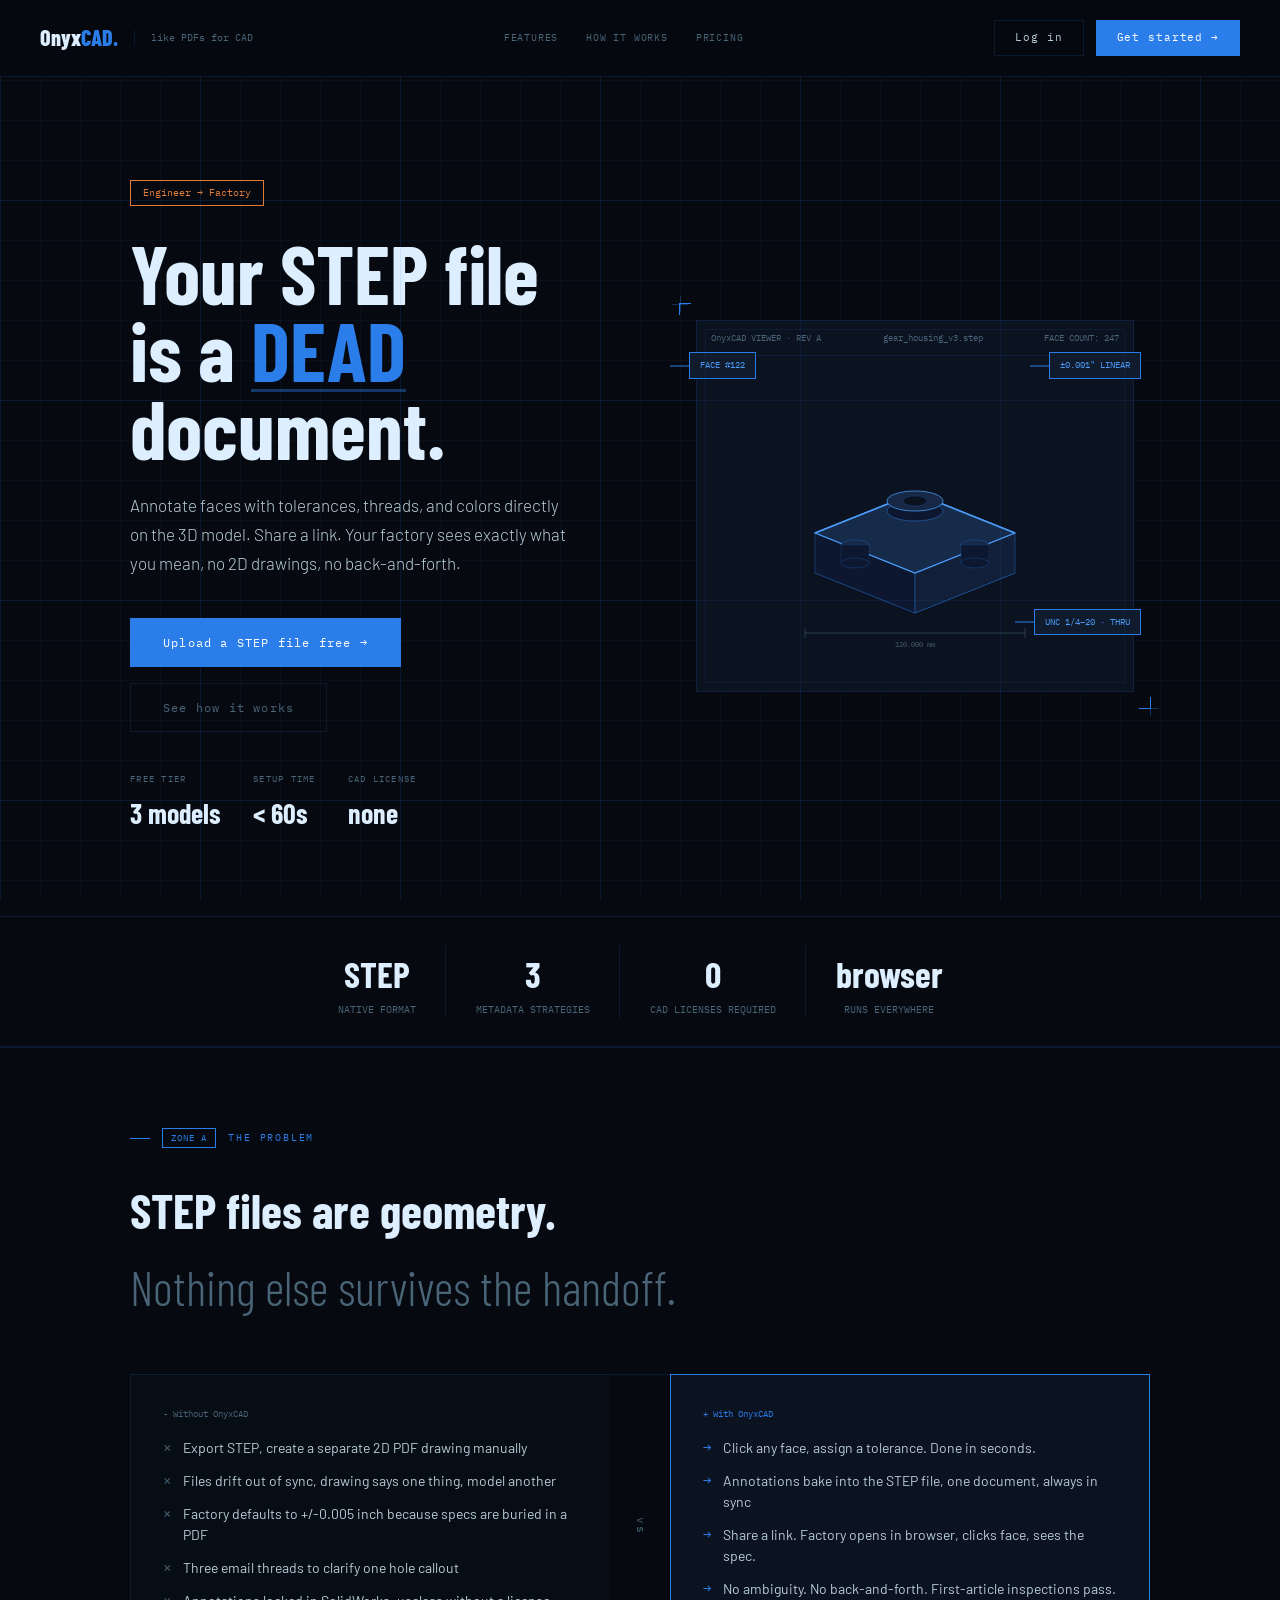
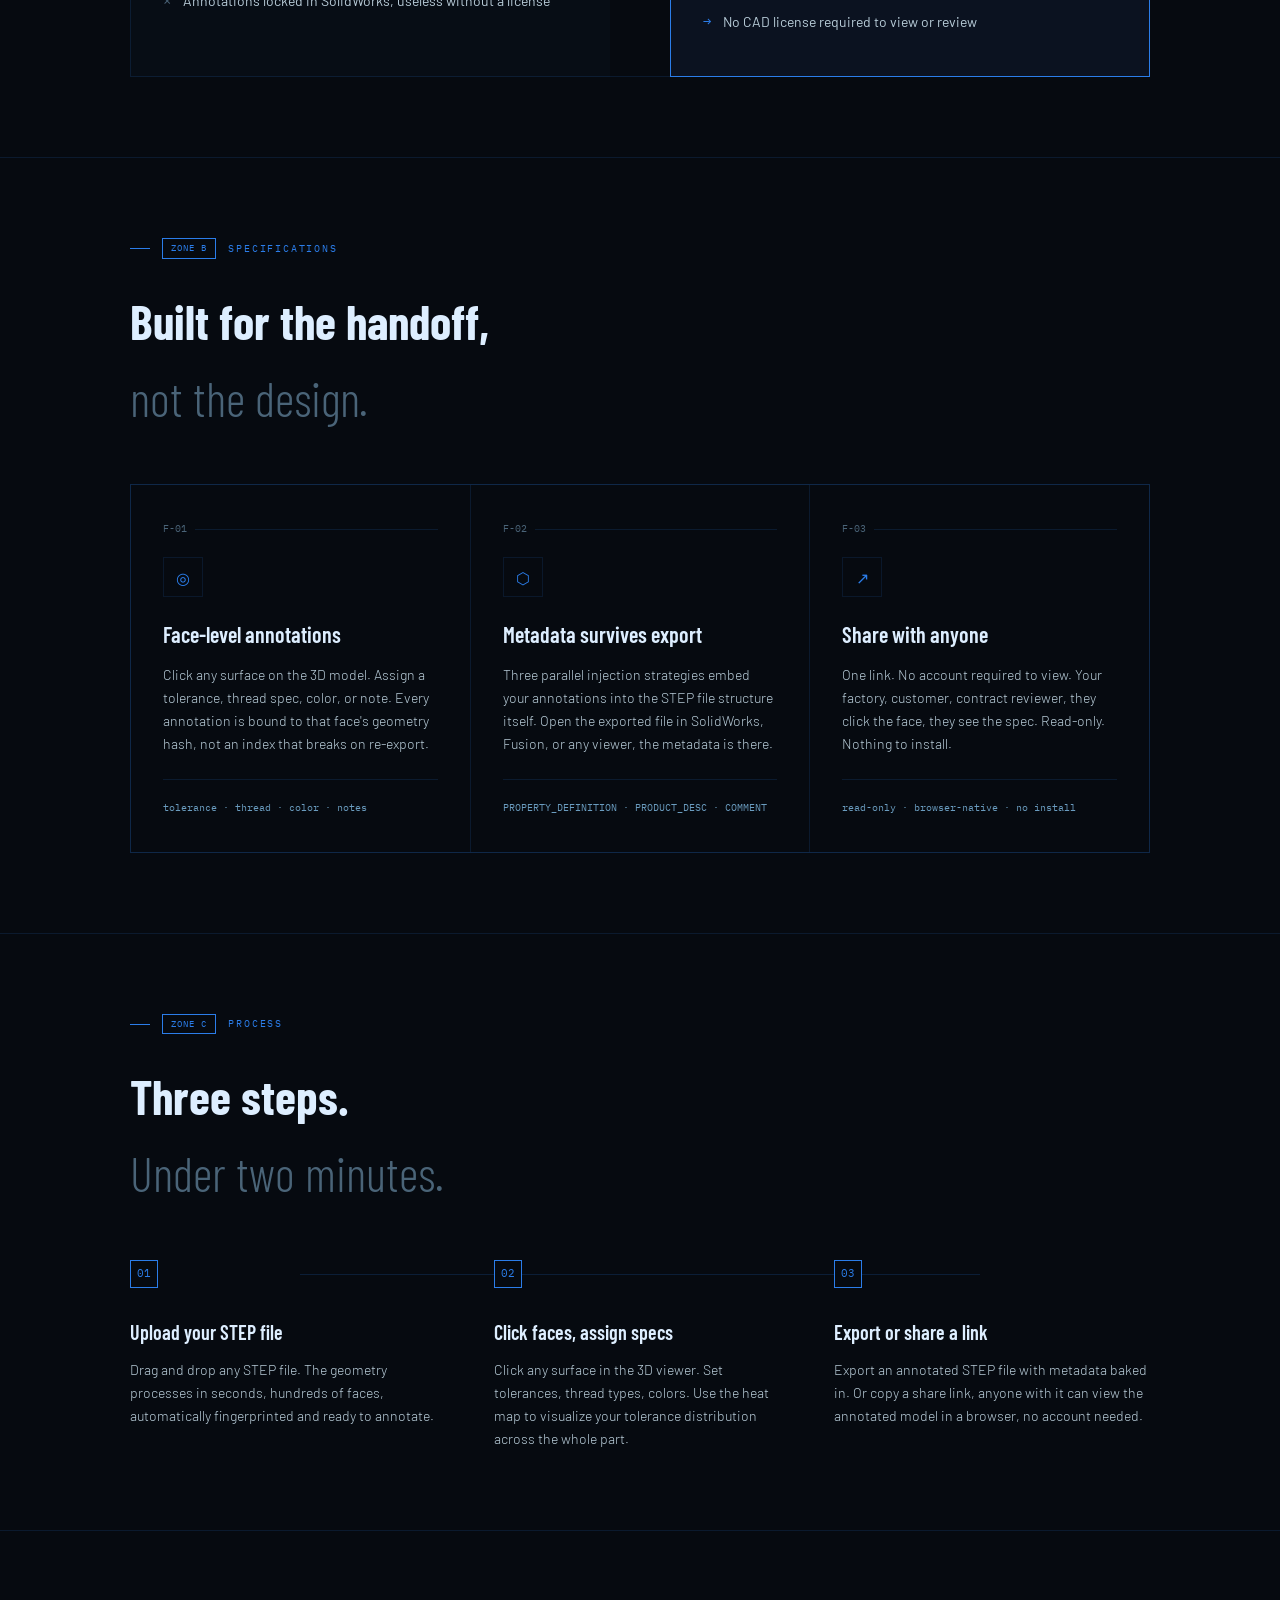
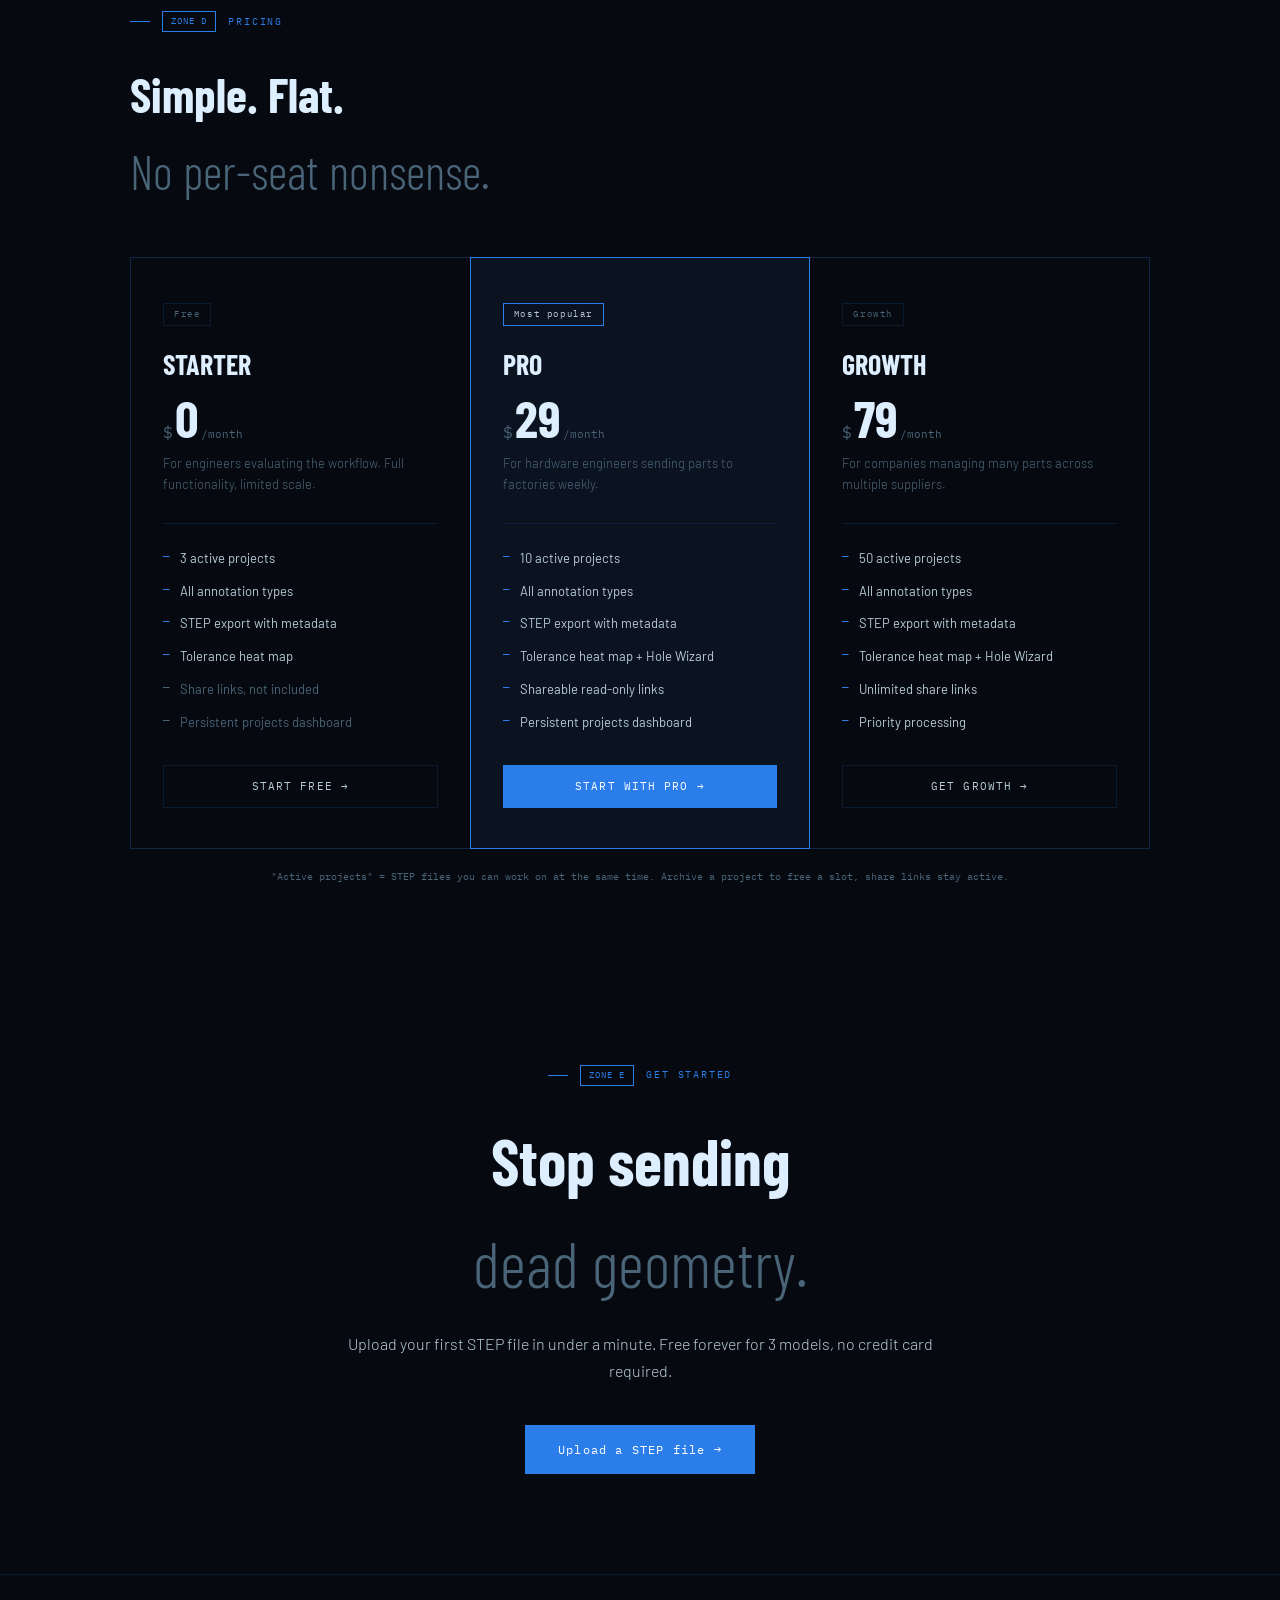
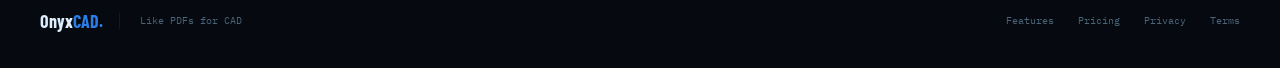
<file: templates/landing.html>
<!DOCTYPE html>
<html lang="en">

<head>
    <meta charset="UTF-8" />
    <meta name="viewport" content="width=device-width, initial-scale=1.0" />
    <title>OnyxCAD - Annotate STEP Files in Your Browser</title>
    <meta name="description" content="Annotate STEP files with tolerances, threads, and colors directly on the 3D model. Share links with your factory. No 2D drawings, no CAD license required." />
    <meta name="keywords" content="STEP file annotation, CAD annotation tool, 3D model annotation, STEP file viewer, manufacturing handoff, CAD to factory, tolerance annotation" />
    <meta name="author" content="OnyxCAD" />
    <meta name="robots" content="index, follow" />
    <link rel="canonical" href="https://onyxcad.com" />

    <!-- Open Graph / Facebook -->
    <meta property="og:type" content="website" />
    <meta property="og:url" content="https://onyxcad.com" />
    <meta property="og:title" content="OnyxCAD - Annotate STEP Files in Your Browser" />
    <meta property="og:description" content="Annotate STEP files with tolerances, threads, and colors directly on the 3D model. Share links with your factory. No 2D drawings, no CAD license required." />
    <meta property="og:image" content="https://vqkytghcaunhhaznftur.supabase.co/storage/v1/object/public/assets/onyxcad-preview-image.png" />
    <meta property="og:image:width" content="1200" />
    <meta property="og:image:height" content="630" />
    <meta property="og:image:alt" content="OnyxCAD - Annotate STEP files directly in your browser" />
    <meta property="og:site_name" content="OnyxCAD" />

    <!-- Twitter -->
    <meta name="twitter:card" content="summary_large_image" />
    <meta name="twitter:url" content="https://onyxcad.com" />
    <meta name="twitter:title" content="OnyxCAD - Annotate STEP Files in Your Browser" />
    <meta name="twitter:description" content="Annotate STEP files with tolerances, threads, and colors directly on the 3D model. Share links with your factory. No CAD license required." />
    <meta name="twitter:image" content="https://vqkytghcaunhhaznftur.supabase.co/storage/v1/object/public/assets/onyxcad-preview-image.png" />
    <meta name="twitter:image:alt" content="OnyxCAD - Annotate STEP files directly in your browser" />
    <meta name="twitter:creator" content="@onyxcad" />
    <meta name="twitter:site" content="@onyxcad" />

    <!-- LinkedIn -->
    <meta property="og:image:secure_url" content="https://vqkytghcaunhhaznftur.supabase.co/storage/v1/object/public/assets/onyxcad-preview-image.png" />

    <!-- Additional SEO -->
    <meta name="theme-color" content="#060a10" />
    <meta name="apple-mobile-web-app-capable" content="yes" />
    <meta name="apple-mobile-web-app-status-bar-style" content="black-translucent" />

    <!-- Favicon -->
    <link rel="icon" type="image/x-icon" href="/static/favicon.ico">
    <link rel="icon" type="image/png" sizes="32x32" href="/static/favicon-32x32.png">
    <link rel="icon" type="image/png" sizes="16x16" href="/static/favicon-16x16.png">
    <link rel="apple-touch-icon" href="/static/apple-touch-icon.png">
    <link rel="manifest" href="/static/site.webmanifest">
    <link rel="preconnect" href="https://fonts.googleapis.com" />
    <link
        href="https://fonts.googleapis.com/css2?family=Barlow:wght@300;400;500&family=Barlow+Condensed:wght@700;800&family=IBM+Plex+Mono:wght@400;500&display=swap"
        rel="stylesheet" />
    <style>
        :root {
            --bg: #060a10;
            --surface: #0b1220;
            --surface2: #101b2e;
            --blue: #2b7de9;
            --blue-bright: #4a9af5;
            --blue-dim: rgba(43, 125, 233, 0.12);
            --orange: #e07b39;
            --text: #b8ccd8;
            --text-dim: #4a6478;
            --text-bright: #ddeeff;
            --mono: #6a9cbf;
            --border: rgba(43, 125, 233, 0.14);
            --line: rgba(43, 125, 233, 0.18);
            --grid: rgba(43, 125, 233, 0.055)
        }

        *,
        *::before,
        *::after {
            margin: 0;
            padding: 0;
            box-sizing: border-box
        }

        html {
            scroll-behavior: smooth
        }

        body {
            background: var(--bg);
            color: var(--text);
            font-family: 'Barlow', sans-serif;
            font-weight: 400;
            line-height: 1.6;
            overflow-x: hidden
        }

        body::before {
            content: '';
            position: fixed;
            inset: 0;
            pointer-events: none;
            z-index: 0;
            background-image: linear-gradient(var(--grid) 1px, transparent 1px), linear-gradient(90deg, var(--grid) 1px, transparent 1px);
            background-size: 40px 40px
        }

        body::after {
            content: '';
            position: fixed;
            inset: 0;
            pointer-events: none;
            z-index: 0;
            background-image: linear-gradient(rgba(43, 125, 233, 0.1) 1px, transparent 1px), linear-gradient(90deg, rgba(43, 125, 233, 0.1) 1px, transparent 1px);
            background-size: 200px 200px
        }

        h1,
        h2,
        h3 {
            font-family: 'Barlow Condensed', sans-serif;
            font-weight: 700;
            color: var(--text-bright)
        }

        .mono {
            font-family: 'IBM Plex Mono', monospace
        }

        a {
            color: var(--blue-bright);
            text-decoration: none
        }

        ul {
            list-style: none
        }

        .container {
            max-width: 1100px;
            margin: 0 auto;
            padding: 0 40px
        }

        @media(max-width:768px) {
            .container {
                padding: 0 20px
            }
        }

        /* ── Zone label ─────────────────────────── */
        .zone-label {
            display: flex;
            align-items: center;
            gap: 12px;
            font-family: 'IBM Plex Mono', monospace;
            font-size: 10px;
            letter-spacing: 0.18em;
            text-transform: uppercase;
            color: var(--blue);
            margin-bottom: 24px
        }

        .zone-label::before {
            content: '';
            display: block;
            width: 20px;
            height: 1px;
            background: var(--blue)
        }

        .zone-tag {
            border: 1px solid var(--blue);
            padding: 2px 8px;
            font-size: 9px;
            letter-spacing: 0.12em
        }

        /* ── Corner brackets ────────────────────── */
        .corner-bracket {
            position: relative
        }

        .corner-bracket::before,
        .corner-bracket::after {
            content: '';
            position: absolute;
            width: 12px;
            height: 12px;
            border: 1px solid var(--blue);
            pointer-events: none
        }

        .corner-bracket::before {
            top: -1px;
            left: -1px;
            border-right: none;
            border-bottom: none
        }

        .corner-bracket::after {
            bottom: -1px;
            right: -1px;
            border-left: none;
            border-top: none
        }

        /* ── Crosshair ──────────────────────────── */
        .crosshair {
            position: absolute;
            width: 16px;
            height: 16px
        }

        .crosshair::before,
        .crosshair::after {
            content: '';
            position: absolute;
            background: var(--blue);
            opacity: 0.35
        }

        .crosshair::before {
            left: 50%;
            top: 0;
            width: 1px;
            height: 100%
        }

        .crosshair::after {
            top: 50%;
            left: 0;
            height: 1px;
            width: 100%
        }

        /* ═══ NAV ═════════════════════════════════ */
        nav {
            position: sticky;
            top: 0;
            z-index: 100;
            display: flex;
            align-items: center;
            justify-content: space-between;
            padding: 20px 40px;
            background: rgba(6, 10, 16, 0.85);
            backdrop-filter: blur(8px);
            border-bottom: 1px solid var(--border)
        }

        .nav-logo {
            font-family: 'Barlow Condensed', sans-serif;
            font-weight: 800;
            font-size: 22px;
            color: var(--text-bright)
        }

        .nav-logo .dot {
            color: var(--blue)
        }

        .nav-logo .cad {
            color: var(--blue)
        }

        .nav-tagline {
            font-family: 'IBM Plex Mono', monospace;
            font-size: 10px;
            color: var(--text-dim);
            padding-left: 16px;
            border-left: 1px solid var(--border);
            margin-left: 16px
        }

        .nav-links {
            display: flex;
            gap: 28px;
            font-family: 'IBM Plex Mono', monospace;
            font-size: 10px;
            letter-spacing: 0.08em;
            text-transform: uppercase
        }

        .nav-links a {
            color: var(--text-dim);
            transition: color 0.2s
        }

        .nav-links a:hover {
            color: var(--text-bright)
        }

        .nav-right {
            display: flex;
            gap: 12px;
            align-items: center
        }

        .btn-outline {
            font-family: 'IBM Plex Mono', monospace;
            font-size: 11px;
            letter-spacing: 0.08em;
            padding: 8px 20px;
            background: transparent;
            color: var(--text);
            border: 1px solid var(--border);
            cursor: pointer;
            transition: all 0.2s
        }

        .btn-outline:hover {
            border-color: var(--blue);
            color: var(--blue-bright)
        }

        .btn-filled {
            font-family: 'IBM Plex Mono', monospace;
            font-size: 11px;
            letter-spacing: 0.08em;
            padding: 8px 20px;
            background: var(--blue);
            color: #fff;
            border: 1px solid var(--blue);
            cursor: pointer;
            transition: all 0.2s
        }

        .btn-filled:hover {
            background: var(--blue-bright)
        }

        @media(max-width:768px) {
            .nav-links {
                display: none
            }

            .nav-tagline {
                display: none
            }

            nav {
                padding: 16px 20px
            }

            .nav-right .btn-outline,
            .nav-right .btn-filled {
                font-size: 10px;
                padding: 6px 14px
            }
        }

        /* ═══ HERO ════════════════════════════════ */
        .hero {
            padding: 100px 40px 80px
        }

        .hero .container {
            display: grid;
            grid-template-columns: 1fr 1fr;
            gap: 80px;
            align-items: center
        }

        .stamp {
            display: inline-block;
            font-family: 'IBM Plex Mono', monospace;
            font-size: 10px;
            color: var(--orange);
            border: 1px solid var(--orange);
            padding: 4px 12px;
            transform: rotate(-1.5deg);
            margin-bottom: 28px
        }

        .hero h1 {
            font-size: 82px;
            line-height: 0.95;
            margin-bottom: 24px
        }

        .hero h1 .accent {
            color: var(--blue);
            position: relative
        }

        .hero h1 .accent::after {
            content: '';
            position: absolute;
            bottom: 6px;
            left: 0;
            right: 0;
            height: 3px;
            background: var(--blue);
            opacity: 0.4
        }

        .hero-sub {
            font-size: 17px;
            font-weight: 300;
            line-height: 1.7;
            margin-bottom: 40px;
            max-width: 440px
        }

        .hero-ctas {
            display: flex;
            gap: 16px;
            flex-wrap: wrap
        }

        .btn-primary {
            font-family: 'IBM Plex Mono', monospace;
            font-size: 12px;
            letter-spacing: 0.1em;
            padding: 14px 32px;
            background: var(--blue);
            color: #fff;
            border: 1px solid var(--blue);
            cursor: pointer;
            transition: all 0.2s
        }

        .btn-primary:hover {
            background: var(--blue-bright);
            transform: translateY(-1px)
        }

        .btn-secondary {
            font-family: 'IBM Plex Mono', monospace;
            font-size: 12px;
            letter-spacing: 0.1em;
            padding: 14px 32px;
            background: transparent;
            color: var(--text-dim);
            border: 1px solid var(--border);
            cursor: pointer;
            transition: all 0.2s
        }

        .btn-secondary:hover {
            color: var(--text-bright);
            border-color: var(--blue)
        }

        .hero-stats {
            display: flex;
            gap: 32px;
            margin-top: 40px
        }

        .stat-label {
            font-family: 'IBM Plex Mono', monospace;
            font-size: 9px;
            letter-spacing: 0.14em;
            text-transform: uppercase;
            color: var(--text-dim);
            margin-bottom: 4px
        }

        .stat-value {
            font-family: 'Barlow Condensed', sans-serif;
            font-weight: 700;
            font-size: 28px;
            color: var(--text-bright)
        }

        /* Hero visual */
        .hero-visual {
            position: relative;
            padding: 16px
        }

        .cad-frame {
            background: var(--surface);
            border: 1px solid var(--border);
            aspect-ratio: 1/0.85;
            overflow: hidden;
            position: relative
        }

        .cad-frame::before {
            content: '';
            position: absolute;
            inset: 8px;
            border: 1px solid rgba(43, 125, 233, 0.1);
            pointer-events: none;
            z-index: 2
        }

        .cad-frame-top {
            display: flex;
            justify-content: space-between;
            padding: 10px 14px;
            border-bottom: 1px solid var(--border);
            font-family: 'IBM Plex Mono', monospace;
            font-size: 9px;
            color: var(--text-dim)
        }

        .cad-body {
            display: flex;
            align-items: center;
            justify-content: center;
            height: calc(100% - 36px)
        }

        .cad-body svg {
            width: 300px;
            height: 260px
        }

        /* Callout bubbles */
        .callout {
            position: absolute;
            font-family: 'IBM Plex Mono', monospace;
            font-size: 9px;
            background: var(--surface2);
            border: 1px solid var(--blue);
            padding: 5px 10px;
            color: var(--blue-bright);
            white-space: nowrap;
            animation: calloutIn 0.4s ease both
        }

        .callout::before {
            content: '';
            position: absolute;
            left: -20px;
            top: 50%;
            width: 20px;
            height: 1px;
            background: var(--blue);
            transform: translateY(-50%)
        }

        .callout-1 {
            top: 12%;
            right: 2%
        }

        .callout-1::before {
            left: auto;
            right: 100%
        }

        .callout-2 {
            bottom: 18%;
            right: 2%
        }

        .callout-2::before {
            left: auto;
            right: 100%
        }

        .callout-3 {
            top: 12%;
            left: 2%
        }

        @keyframes calloutIn {
            from {
                opacity: 0;
                transform: translateX(4px)
            }

            to {
                opacity: 1;
                transform: translateX(0)
            }
        }

        /* Hero animations */
        .hero-left>* {
            opacity: 0;
            transform: translateY(16px);
            animation: fadeUp 0.5s ease forwards
        }

        .hero-left>*:nth-child(1) {
            animation-delay: 0.05s
        }

        .hero-left>*:nth-child(2) {
            animation-delay: 0.12s
        }

        .hero-left>*:nth-child(3) {
            animation-delay: 0.18s
        }

        .hero-left>*:nth-child(4) {
            animation-delay: 0.24s
        }

        .hero-left>*:nth-child(5) {
            animation-delay: 0.30s
        }

        .hero-visual {
            opacity: 0;
            animation: fadeUp 0.5s ease 0.2s forwards
        }

        @keyframes fadeUp {
            to {
                opacity: 1;
                transform: translateY(0)
            }
        }

        @media(max-width:768px) {
            .hero {
                padding: 60px 20px 40px
            }

            .hero .container {
                grid-template-columns: 1fr;
                gap: 40px
            }

            .hero-visual {
                display: none
            }

            .hero h1 {
                font-size: 40px
            }

            .hero-sub {
                font-size: 15px
            }

            .hero-ctas {
                flex-direction: column
            }

            .hero-ctas .btn-primary,
            .hero-ctas .btn-secondary {
                text-align: center
            }

            .hero-stats {
                flex-wrap: wrap;
                gap: 20px
            }

            .stat-value {
                font-size: 24px
            }
        }

        /* ═══ PROOF BAR ═══════════════════════════ */
        .proof-bar {
            display: flex;
            justify-content: center;
            gap: 60px;
            padding: 28px 40px;
            border-top: 1px solid var(--border);
            border-bottom: 1px solid var(--border);
            flex-wrap: wrap;
            position: relative;
            z-index: 1
        }

        .proof-item {
            text-align: center;
            position: relative
        }

        .proof-item:not(:last-child)::after {
            content: '';
            position: absolute;
            right: -30px;
            top: 0;
            bottom: 0;
            width: 1px;
            background: var(--border)
        }

        .proof-value {
            font-family: 'Barlow Condensed', sans-serif;
            font-weight: 700;
            font-size: 36px;
            color: var(--text-bright)
        }

        .proof-label {
            font-family: 'IBM Plex Mono', monospace;
            font-size: 10px;
            color: var(--text-dim);
            text-transform: uppercase
        }

        @media(max-width:768px) {
            .proof-bar {
                gap: 24px;
                padding: 24px 20px;
                display: grid;
                grid-template-columns: 1fr 1fr
            }

            .proof-item:not(:last-child)::after {
                display: none
            }

            .proof-value {
                font-size: 28px
            }
        }

        /* ═══ PROBLEM SECTION ═════════════════════ */
        .problem-section {
            padding: 80px 0;
            border-top: 1px solid var(--border);
            position: relative;
            z-index: 1
        }

        .problem-section h2 {
            font-size: 48px;
            margin-bottom: 48px
        }

        .problem-section h2 span {
            font-weight: 300;
            color: var(--text-dim)
        }

        .before-after {
            display: grid;
            grid-template-columns: 1fr 60px 1fr;
            position: relative;
            z-index: 1
        }

        .ba-card {
            padding: 32px
        }

        .ba-before {
            border: 1px solid var(--border);
            border-right: none;
            background: rgba(11, 18, 32, 0.4)
        }

        .ba-after {
            border: 1px solid var(--blue);
            background: var(--surface)
        }

        .ba-label {
            font-family: 'IBM Plex Mono', monospace;
            font-size: 9px;
            margin-bottom: 16px
        }

        .ba-before .ba-label {
            color: var(--text-dim)
        }

        .ba-after .ba-label {
            color: var(--blue)
        }

        .ba-item {
            display: flex;
            gap: 12px;
            font-size: 14px;
            margin-bottom: 12px;
            line-height: 1.5
        }

        .ba-icon {
            font-family: 'IBM Plex Mono', monospace;
            flex-shrink: 0;
            font-size: 14px
        }

        .ba-before .ba-icon {
            color: var(--text-dim)
        }

        .ba-after .ba-icon {
            color: var(--blue)
        }

        .vs-divider {
            border-top: 1px solid var(--border);
            border-bottom: 1px solid var(--border);
            display: flex;
            align-items: center;
            justify-content: center
        }

        .vs-divider span {
            font-family: 'IBM Plex Mono', monospace;
            font-size: 11px;
            letter-spacing: 0.2em;
            color: var(--text-dim);
            writing-mode: vertical-rl
        }

        @media(max-width:768px) {
            .problem-section {
                padding: 60px 0
            }

            .problem-section h2 {
                font-size: 32px
            }

            .before-after {
                grid-template-columns: 1fr
            }

            .ba-before {
                border-right: 1px solid var(--border)
            }

            .vs-divider {
                display: none
            }

            .ba-card {
                padding: 24px
            }
        }

        /* ═══ FEATURES SECTION ════════════════════ */
        .features-section {
            padding: 80px 0;
            border-top: 1px solid var(--border);
            position: relative;
            z-index: 1
        }

        .features-section h2 {
            font-size: 48px;
            margin-bottom: 48px
        }

        .features-section h2 span {
            font-weight: 300;
            color: var(--text-dim)
        }

        .features-grid {
            display: grid;
            grid-template-columns: repeat(3, 1fr);
            gap: 1px;
            background: var(--border);
            border: 1px solid var(--border);
            position: relative;
            z-index: 1
        }

        .feature-cell {
            background: var(--bg);
            padding: 36px 32px;
            transition: background 0.2s
        }

        .feature-cell:hover {
            background: var(--surface)
        }

        .feature-tag {
            font-family: 'IBM Plex Mono', monospace;
            font-size: 10px;
            color: var(--text-dim);
            display: flex;
            align-items: center;
            gap: 8px;
            margin-bottom: 20px
        }

        .feature-tag::after {
            content: '';
            flex: 1;
            height: 1px;
            background: var(--border)
        }

        .feature-icon {
            width: 40px;
            height: 40px;
            border: 1px solid var(--blue-dim);
            display: flex;
            align-items: center;
            justify-content: center;
            color: var(--blue);
            font-size: 16px;
            margin-bottom: 20px
        }

        .feature-cell h3 {
            font-size: 22px;
            font-weight: 600;
            margin-bottom: 10px
        }

        .feature-cell p {
            font-size: 14px;
            font-weight: 300;
            line-height: 1.65
        }

        .feature-spec {
            font-family: 'IBM Plex Mono', monospace;
            font-size: 10px;
            color: var(--mono);
            border-top: 1px solid var(--border);
            padding-top: 20px;
            margin-top: 24px
        }

        @media(max-width:768px) {
            .features-section {
                padding: 60px 0
            }

            .features-section h2 {
                font-size: 32px
            }

            .features-grid {
                grid-template-columns: 1fr
            }

            .feature-cell {
                padding: 28px 24px
            }
        }

        /* ═══ HOW IT WORKS ════════════════════════ */
        .how-section {
            padding: 80px 0;
            border-top: 1px solid var(--border);
            position: relative;
            z-index: 1
        }

        .how-section h2 {
            font-size: 48px;
            margin-bottom: 48px
        }

        .how-section h2 span {
            font-weight: 300;
            color: var(--text-dim)
        }

        .how-steps {
            display: grid;
            grid-template-columns: repeat(3, 1fr);
            position: relative;
            z-index: 1
        }

        .how-steps::before {
            content: '';
            position: absolute;
            top: 14px;
            left: 16.66%;
            right: 16.66%;
            height: 1px;
            background: var(--line);
            z-index: 0
        }

        .step {
            padding: 0 24px
        }

        .step:first-child {
            padding-left: 0
        }

        .step:last-child {
            padding-right: 0
        }

        .step-num {
            width: 28px;
            height: 28px;
            border: 1px solid var(--blue);
            display: flex;
            align-items: center;
            justify-content: center;
            font-family: 'IBM Plex Mono', monospace;
            font-size: 11px;
            color: var(--blue);
            background: var(--bg);
            position: relative;
            z-index: 1;
            margin-bottom: 28px
        }

        .step h3 {
            font-size: 20px;
            font-weight: 600;
            margin-bottom: 10px
        }

        .step p {
            font-size: 14px;
            font-weight: 300;
            line-height: 1.65
        }

        @media(max-width:768px) {
            .how-section {
                padding: 60px 0
            }

            .how-section h2 {
                font-size: 32px
            }

            .how-steps {
                grid-template-columns: 1fr;
                gap: 32px
            }

            .how-steps::before {
                display: none
            }

            .step {
                padding-left: 0;
                padding-right: 0
            }
        }

        /* ═══ PRICING ═════════════════════════════ */
        .pricing-section {
            padding: 80px 0;
            border-top: 1px solid var(--border);
            position: relative;
            z-index: 1
        }

        .pricing-section h2 {
            font-size: 48px;
            margin-bottom: 48px
        }

        .pricing-section h2 span {
            font-weight: 300;
            color: var(--text-dim)
        }

        .pricing-grid {
            display: grid;
            grid-template-columns: repeat(3, 1fr);
            gap: 1px;
            background: var(--border);
            border: 1px solid var(--border);
            position: relative;
            z-index: 1
        }

        .plan-card {
            padding: 40px 32px;
            background: var(--bg)
        }

        .plan-card.featured {
            background: var(--surface);
            border: 1px solid var(--blue);
            z-index: 2;
            margin: -1px
        }

        .plan-badge {
            font-family: 'IBM Plex Mono', monospace;
            font-size: 9px;
            letter-spacing: 0.18em;
            border: 1px solid var(--blue);
            display: inline-block;
            padding: 3px 10px;
            margin-bottom: 16px
        }

        .plan-card:not(.featured) .plan-badge {
            border-color: var(--border);
            color: var(--text-dim)
        }

        .plan-name {
            font-family: 'Barlow Condensed', sans-serif;
            font-weight: 700;
            font-size: 28px;
            text-transform: uppercase;
            color: var(--text-bright);
            margin-bottom: 4px
        }

        .plan-price {
            display: flex;
            align-items: baseline;
            gap: 2px;
            margin-bottom: 8px
        }

        .plan-dollar {
            font-family: 'IBM Plex Mono', monospace;
            font-size: 16px;
            color: var(--text-dim)
        }

        .plan-amount {
            font-family: 'Barlow Condensed', sans-serif;
            font-weight: 700;
            font-size: 52px;
            line-height: 1;
            color: var(--text-bright)
        }

        .plan-period {
            font-family: 'IBM Plex Mono', monospace;
            font-size: 11px;
            color: var(--text-dim)
        }

        .plan-desc {
            font-size: 13px;
            font-weight: 300;
            color: var(--text-dim);
            margin-bottom: 28px
        }

        .plan-divider {
            border: none;
            border-top: 1px solid var(--border)
        }

        .plan-features {
            margin-top: 24px
        }

        .plan-features li {
            display: flex;
            gap: 10px;
            font-size: 13px;
            margin-bottom: 12px;
            align-items: flex-start
        }

        .plan-features li::before {
            content: '—';
            font-family: 'IBM Plex Mono', monospace;
            font-size: 11px;
            color: var(--blue);
            flex-shrink: 0
        }

        .plan-features li.muted {
            color: var(--text-dim)
        }

        .plan-features li.muted::before {
            color: var(--text-dim)
        }

        .plan-cta {
            display: block;
            text-align: center;
            padding: 12px;
            margin-top: 32px;
            font-family: 'IBM Plex Mono', monospace;
            font-size: 11px;
            letter-spacing: 0.1em;
            text-transform: uppercase;
            text-decoration: none;
            border: 1px solid var(--border);
            color: var(--text);
            transition: all 0.2s;
            background: transparent;
            cursor: pointer;
            width: 100%
        }

        .plan-cta:hover {
            border-color: var(--blue);
            color: var(--blue-bright)
        }

        .plan-card.featured .plan-cta {
            background: var(--blue);
            border-color: var(--blue);
            color: #fff
        }

        .plan-card.featured .plan-cta:hover {
            background: var(--blue-bright)
        }

        .pricing-note {
            text-align: center;
            font-family: 'IBM Plex Mono', monospace;
            font-size: 10px;
            color: var(--text-dim);
            margin-top: 20px;
            position: relative;
            z-index: 1
        }

        @media(max-width:768px) {
            .pricing-section {
                padding: 60px 0
            }

            .pricing-section h2 {
                font-size: 32px
            }

            .pricing-grid {
                grid-template-columns: 1fr
            }

            .plan-card {
                padding: 32px 24px
            }

            .plan-amount {
                font-size: 44px
            }
        }

        /* ═══ FINAL CTA ═══════════════════════════ */
        .final-cta {
            padding: 100px 40px;
            text-align: center;
            max-width: 800px;
            margin: 0 auto;
            position: relative;
            z-index: 1
        }

        @media(max-width:768px) {
            .final-cta {
                padding: 60px 20px
            }

            .final-cta h2 {
                font-size: 36px
            }

            .final-cta .subtitle {
                font-size: 14px
            }
        }

        .final-cta h2 {
            font-size: 64px;
            margin-bottom: 16px
        }

        .final-cta h2 span {
            font-weight: 300;
            color: var(--text-dim)
        }

        .final-cta .subtitle {
            font-size: 16px;
            font-weight: 300;
            line-height: 1.7;
            margin-bottom: 40px;
            max-width: 600px;
            margin-left: auto;
            margin-right: auto
        }

        .final-cta .attribution {
            font-family: 'IBM Plex Mono', monospace;
            font-size: 10px;
            color: var(--text-dim);
            margin-top: 20px
        }

        /* ═══ FOOTER ══════════════════════════════ */
        footer {
            border-top: 1px solid var(--border);
            padding: 32px 40px;
            display: flex;
            justify-content: space-between;
            align-items: center;
            flex-wrap: wrap;
            gap: 16px;
            position: relative;
            z-index: 1
        }

        .footer-left {
            display: flex;
            align-items: center;
            gap: 16px
        }

        .footer-logo {
            font-family: 'Barlow Condensed', sans-serif;
            font-weight: 700;
            font-size: 18px;
            color: var(--text-bright)
        }

        .footer-logo .dot {
            color: var(--blue)
        }

        .footer-logo .cad {
            color: var(--blue)
        }

        .footer-tagline {
            font-family: 'IBM Plex Mono', monospace;
            font-size: 10px;
            color: var(--text-dim);
            padding-left: 20px;
            border-left: 1px solid var(--border)
        }

        .footer-links {
            display: flex;
            gap: 24px;
            font-family: 'IBM Plex Mono', monospace;
            font-size: 10px
        }

        .footer-links a {
            color: var(--text-dim);
            transition: color 0.2s
        }

        .footer-links a:hover {
            color: var(--blue-bright)
        }

        @media(max-width:768px) {
            footer {
                flex-direction: column;
                text-align: center;
                padding: 24px 20px
            }

            .footer-tagline {
                display: none
            }

            .footer-links {
                flex-wrap: wrap;
                justify-content: center
            }
        }
    </style>
    <script defer src="https://cloud.umami.is/script.js"
        data-website-id="a5b06d4a-bfc2-4e49-aca7-9f359bd21a86"></script>
</head>

<body>

    <!-- ═══ NAV ════════════════════════════════════════ -->
    <nav>
        <div style="display:flex;align-items:center">
            <a href="/" class="nav-logo">Onyx<span class="cad">CAD</span><span class="dot">.</span></a>
            <span class="nav-tagline">like PDFs for CAD</span>
        </div>
        <div class="nav-links">
            <a href="#features">Features</a>
            <a href="#how">How it works</a>
            <a href="#pricing">Pricing</a>
        </div>
        <div class="nav-right">
            <a href="/login" class="btn-outline">Log in</a>
            <a href="/login" class="btn-filled">Get started →</a>
        </div>
    </nav>

    <!-- ═══ HERO ══════════════════════════════════════ -->
    <section class="hero">
        <div class="container">
            <div class="hero-left">
                <!-- <div class="stamp">Rev. A · Open Beta</div> -->
                <div class="stamp">Engineer → Factory</div>
                <h1>Your STEP file<br />is a <span class="accent">DEAD</span><br />document.</h1>
                <!-- <h1>Click a face<br />Set the<span class="accent">tolerance</span><br />Send a link.</h1> -->
                <p class="hero-sub">Annotate faces with tolerances, threads, and colors directly on the 3D model. Share
                    a link. Your factory sees exactly what you mean, no 2D drawings, no back-and-forth.</p>
                <div class="hero-ctas">
                    <a href="/login" class="btn-primary">Upload a STEP file free →</a>
                    <a href="#how" class="btn-secondary">See how it works</a>
                </div>
                <div class="hero-stats">
                    <div>
                        <div class="stat-label">Free tier</div>
                        <div class="stat-value">3 models</div>
                    </div>
                    <div>
                        <div class="stat-label">Setup time</div>
                        <div class="stat-value">&lt; 60s</div>
                    </div>
                    <div>
                        <div class="stat-label">CAD license</div>
                        <div class="stat-value">none</div>
                    </div>
                </div>
            </div>
            <div class="hero-visual corner-bracket">
                <div class="crosshair" style="top:-8px;left:-8px"></div>
                <div class="crosshair" style="bottom:-8px;right:-8px"></div>
                <div class="cad-frame">
                    <div class="cad-frame-top">
                        <span>OnyxCAD VIEWER · REV A</span>
                        <span>gear_housing_v3.step</span>
                        <span>FACE COUNT: 247</span>
                    </div>
                    <div class="cad-body">
                        <svg viewBox="0 0 300 260" xmlns="http://www.w3.org/2000/svg">
                            <!-- Base plate bottom face -->
                            <polygon points="50,180 150,220 250,180 150,140" fill="#0f1e35" stroke="#2b7de9"
                                stroke-opacity="0.5" stroke-width="0.8" />
                            <!-- Base plate top face -->
                            <polygon points="50,140 150,180 250,140 150,100" fill="#152640" stroke="#2b7de9"
                                stroke-opacity="0.7" stroke-width="0.8" />
                            <!-- Left side face -->
                            <polygon points="50,140 50,180 150,220 150,180" fill="#0d1830" stroke="#2b7de9"
                                stroke-opacity="0.4" stroke-width="0.8" />
                            <!-- Front face -->
                            <polygon points="150,180 150,220 250,180 250,140" fill="#111f38" stroke="#2b7de9"
                                stroke-opacity="0.5" stroke-width="0.8" />
                            <!-- TOP FACE (selected/highlighted) -->
                            <polygon points="50,140 150,180 250,140 150,100" fill="#2b7de9" fill-opacity="0.06"
                                stroke="#4a9af5" stroke-width="1.2" />
                            <line x1="50" y1="140" x2="150" y2="100" stroke="#4a9af5" stroke-width="1.4" />
                            <line x1="150" y1="100" x2="250" y2="140" stroke="#4a9af5" stroke-width="1.4" />
                            <!-- Cylindrical boss outer -->
                            <ellipse cx="150" cy="118" rx="28" ry="10" fill="#0d1830" stroke="#2b7de9"
                                stroke-opacity="0.6" stroke-width="0.8" />
                            <ellipse cx="150" cy="108" rx="28" ry="10" fill="#162845" stroke="#4a9af5"
                                stroke-width="0.8" />
                            <!-- Cylindrical boss inner hole -->
                            <ellipse cx="150" cy="108" rx="12" ry="5" fill="#0a1220" stroke="#2b7de9"
                                stroke-opacity="0.4" stroke-width="0.5" />
                            <!-- Left side feature 1 -->
                            <ellipse cx="90" cy="152" rx="14" ry="5" fill="#162845" stroke="#2b7de9"
                                stroke-opacity="0.5" stroke-width="0.6" />
                            <rect x="76" y="152" width="28" height="18" fill="#0d1830" stroke="#2b7de9"
                                stroke-opacity="0.3" stroke-width="0.5" />
                            <ellipse cx="90" cy="170" rx="14" ry="5" fill="#0d1830" stroke="#2b7de9"
                                stroke-opacity="0.4" stroke-width="0.6" />
                            <!-- Right side feature 2 -->
                            <ellipse cx="210" cy="152" rx="14" ry="5" fill="#162845" stroke="#2b7de9"
                                stroke-opacity="0.5" stroke-width="0.6" />
                            <rect x="196" y="152" width="28" height="18" fill="#0d1830" stroke="#2b7de9"
                                stroke-opacity="0.3" stroke-width="0.5" />
                            <ellipse cx="210" cy="170" rx="14" ry="5" fill="#0d1830" stroke="#2b7de9"
                                stroke-opacity="0.4" stroke-width="0.6" />
                            <!-- Dimension line -->
                            <line x1="40" y1="240" x2="260" y2="240" stroke="#4a6478" stroke-width="0.5" />
                            <line x1="40" y1="235" x2="40" y2="245" stroke="#4a6478" stroke-width="0.5" />
                            <line x1="260" y1="235" x2="260" y2="245" stroke="#4a6478" stroke-width="0.5" />
                            <text x="150" y="254" text-anchor="middle" fill="#4a6478"
                                font-family="'IBM Plex Mono', monospace" font-size="7">120.000 mm</text>
                        </svg>
                    </div>
                </div>
                <div class="callout callout-1">±0.001" LINEAR</div>
                <div class="callout callout-2">UNC 1/4–20 · THRU</div>
                <div class="callout callout-3">FACE #122</div>
            </div>
        </div>
    </section>

    <!-- ═══ PROOF BAR ═════════════════════════════════ -->
    <div class="proof-bar">
        <div class="proof-item">
            <div class="proof-value">STEP</div>
            <div class="proof-label">native format</div>
        </div>
        <div class="proof-item">
            <div class="proof-value">3</div>
            <div class="proof-label">metadata strategies</div>
        </div>
        <div class="proof-item">
            <div class="proof-value">0</div>
            <div class="proof-label">CAD licenses required</div>
        </div>
        <div class="proof-item">
            <div class="proof-value">browser</div>
            <div class="proof-label">runs everywhere</div>
        </div>
    </div>

    <!-- ═══ PROBLEM ═══════════════════════════════════ -->
    <section class="problem-section" id="features">
        <div class="container">
            <div class="zone-label"><span class="zone-tag">ZONE A</span> The problem</div>
            <h2>STEP files are geometry.<br /><span>Nothing else survives the handoff.</span></h2>
            <div class="before-after">
                <div class="ba-card ba-before">
                    <div class="ba-label">- Without OnyxCAD</div>
                    <div class="ba-item"><span class="ba-icon">×</span>Export STEP, create a separate 2D PDF drawing
                        manually</div>
                    <div class="ba-item"><span class="ba-icon">×</span>Files drift out of sync, drawing says one thing,
                        model another</div>
                    <div class="ba-item"><span class="ba-icon">×</span>Factory defaults to +/-0.005 inch because specs are
                        buried in a PDF</div>
                    <div class="ba-item"><span class="ba-icon">×</span>Three email threads to clarify one hole callout
                    </div>
                    <div class="ba-item"><span class="ba-icon">×</span>Annotations locked in SolidWorks, useless
                        without a license</div>
                </div>
                <div class="vs-divider"><span>vs</span></div>
                <div class="ba-card ba-after">
                    <div class="ba-label">+ With OnyxCAD</div>
                    <div class="ba-item"><span class="ba-icon">→</span>Click any face, assign a tolerance. Done in
                        seconds.</div>
                    <div class="ba-item"><span class="ba-icon">→</span>Annotations bake into the STEP file, one
                        document, always in sync</div>
                    <div class="ba-item"><span class="ba-icon">→</span>Share a link. Factory opens in browser, clicks
                        face, sees the spec.</div>
                    <div class="ba-item"><span class="ba-icon">→</span>No ambiguity. No back-and-forth. First-article
                        inspections pass.</div>
                    <div class="ba-item"><span class="ba-icon">→</span>No CAD license required to view or review</div>
                </div>
            </div>
        </div>
    </section>

    <!-- ═══ FEATURES ══════════════════════════════════ -->
    <section class="features-section">
        <div class="container">
            <div class="zone-label"><span class="zone-tag">ZONE B</span> Specifications</div>
            <h2>Built for the handoff,<br /><span>not the design.</span></h2>
            <div class="features-grid">
                <div class="feature-cell">
                    <div class="feature-tag">F-01</div>
                    <div class="feature-icon">◎</div>
                    <h3>Face-level annotations</h3>
                    <p>Click any surface on the 3D model. Assign a tolerance, thread spec, color, or note. Every
                        annotation is bound to that face's geometry hash, not an index that breaks on re-export.</p>
                    <div class="feature-spec">tolerance · thread · color · notes</div>
                </div>
                <div class="feature-cell">
                    <div class="feature-tag">F-02</div>
                    <div class="feature-icon">⬡</div>
                    <h3>Metadata survives export</h3>
                    <p>Three parallel injection strategies embed your annotations into the STEP file structure itself.
                        Open the exported file in SolidWorks, Fusion, or any viewer, the metadata is there.</p>
                    <div class="feature-spec">PROPERTY_DEFINITION · PRODUCT_DESC · COMMENT</div>
                </div>
                <div class="feature-cell">
                    <div class="feature-tag">F-03</div>
                    <div class="feature-icon">↗</div>
                    <h3>Share with anyone</h3>
                    <p>One link. No account required to view. Your factory, customer, contract reviewer, they click the
                        face, they see the spec. Read-only. Nothing to install.</p>
                    <div class="feature-spec">read-only · browser-native · no install</div>
                </div>
            </div>
        </div>
    </section>

    <!-- ═══ HOW IT WORKS ══════════════════════════════ -->
    <section class="how-section" id="how">
        <div class="container">
            <div class="zone-label"><span class="zone-tag">ZONE C</span> Process</div>
            <h2>Three steps.<br /><span>Under two minutes.</span></h2>
            <div class="how-steps">
                <div class="step">
                    <div class="step-num">01</div>
                    <h3>Upload your STEP file</h3>
                    <p>Drag and drop any STEP file. The geometry processes in seconds, hundreds of faces, automatically
                        fingerprinted and ready to annotate.</p>
                </div>
                <div class="step">
                    <div class="step-num">02</div>
                    <h3>Click faces, assign specs</h3>
                    <p>Click any surface in the 3D viewer. Set tolerances, thread types, colors. Use the heat map to
                        visualize your tolerance distribution across the whole part.</p>
                </div>
                <div class="step">
                    <div class="step-num">03</div>
                    <h3>Export or share a link</h3>
                    <p>Export an annotated STEP file with metadata baked in. Or copy a share link, anyone with it can
                        view the annotated model in a browser, no account needed.</p>
                </div>
            </div>
        </div>
    </section>

    <!-- ═══ PRICING ═══════════════════════════════════ -->
    <section class="pricing-section" id="pricing">
        <div class="container">
            <div class="zone-label"><span class="zone-tag">ZONE D</span> Pricing</div>
            <h2>Simple. Flat.<br /><span>No per-seat nonsense.</span></h2>
            <div class="pricing-grid">
                <!-- Free -->
                <div class="plan-card">
                    <div class="plan-badge">Free</div>
                    <div class="plan-name">STARTER</div>
                    <div class="plan-price"><span class="plan-dollar">$</span><span class="plan-amount">0</span><span
                            class="plan-period">/month</span></div>
                    <p class="plan-desc">For engineers evaluating the workflow. Full functionality, limited scale.</p>
                    <hr class="plan-divider" />
                    <ul class="plan-features">
                        <li>3 active projects</li>
                        <li>All annotation types</li>
                        <li>STEP export with metadata</li>
                        <li>Tolerance heat map</li>
                        <li class="muted">Share links, not included</li>
                        <li class="muted">Persistent projects dashboard</li>
                    </ul>
                    <a href="/login" class="plan-cta">Start free →</a>
                </div>
                <!-- Pro -->
                <div class="plan-card featured">
                    <div class="plan-badge">Most popular</div>
                    <div class="plan-name">PRO</div>
                    <div class="plan-price"><span class="plan-dollar">$</span><span class="plan-amount">29</span><span
                            class="plan-period">/month</span></div>
                    <p class="plan-desc">For hardware engineers sending parts to factories weekly.</p>
                    <hr class="plan-divider" />
                    <ul class="plan-features">
                        <li>10 active projects</li>
                        <li>All annotation types</li>
                        <li>STEP export with metadata</li>
                        <li>Tolerance heat map + Hole Wizard</li>
                        <li>Shareable read-only links</li>
                        <li>Persistent projects dashboard</li>
                    </ul>
                    <a href="/login?plan=pro" class="plan-cta">Start with Pro →</a>
                </div>
                <!-- Growth -->
                <div class="plan-card">
                    <div class="plan-badge">Growth</div>
                    <div class="plan-name">GROWTH</div>
                    <div class="plan-price"><span class="plan-dollar">$</span><span class="plan-amount">79</span><span
                            class="plan-period">/month</span></div>
                    <p class="plan-desc">For companies managing many parts across multiple suppliers.</p>
                    <hr class="plan-divider" />
                    <ul class="plan-features">
                        <li>50 active projects</li>
                        <li>All annotation types</li>
                        <li>STEP export with metadata</li>
                        <li>Tolerance heat map + Hole Wizard</li>
                        <li>Unlimited share links</li>
                        <li>Priority processing</li>
                    </ul>
                    <a href="/login?plan=growth" class="plan-cta">Get Growth →</a>
                </div>
            </div>
            <p class="pricing-note">"Active projects" = STEP files you can work on at the same time. Archive a project
                to free a slot, share links stay active.</p>
        </div>
    </section>

    <!-- ═══ FINAL CTA ═════════════════════════════════ -->
    <section class="final-cta">
        <div class="zone-label" style="justify-content:center"><span class="zone-tag">ZONE E</span> Get started</div>
        <h2>Stop sending<br /><span>dead geometry.</span></h2>
        <p class="subtitle">Upload your first STEP file in under a minute. Free forever for 3 models, no credit card
            required.</p>
        <a href="/login" class="btn-primary" style="display:inline-block">Upload a STEP file →</a>
    </section>

    <!-- ═══ FOOTER ════════════════════════════════════ -->
    <footer>
        <div class="footer-left">
            <span class="footer-logo">Onyx<span class="cad">CAD</span><span class="dot">.</span></span>
            <span class="footer-tagline">Like PDFs for CAD</span>
        </div>
        <div class="footer-links">
            <a href="/#features">Features</a>
            <a href="/#pricing">Pricing</a>
            <a href="/privacy">Privacy</a>
            <a href="/terms">Terms</a>
        </div>
    </footer>

</body>

</html>
</file>
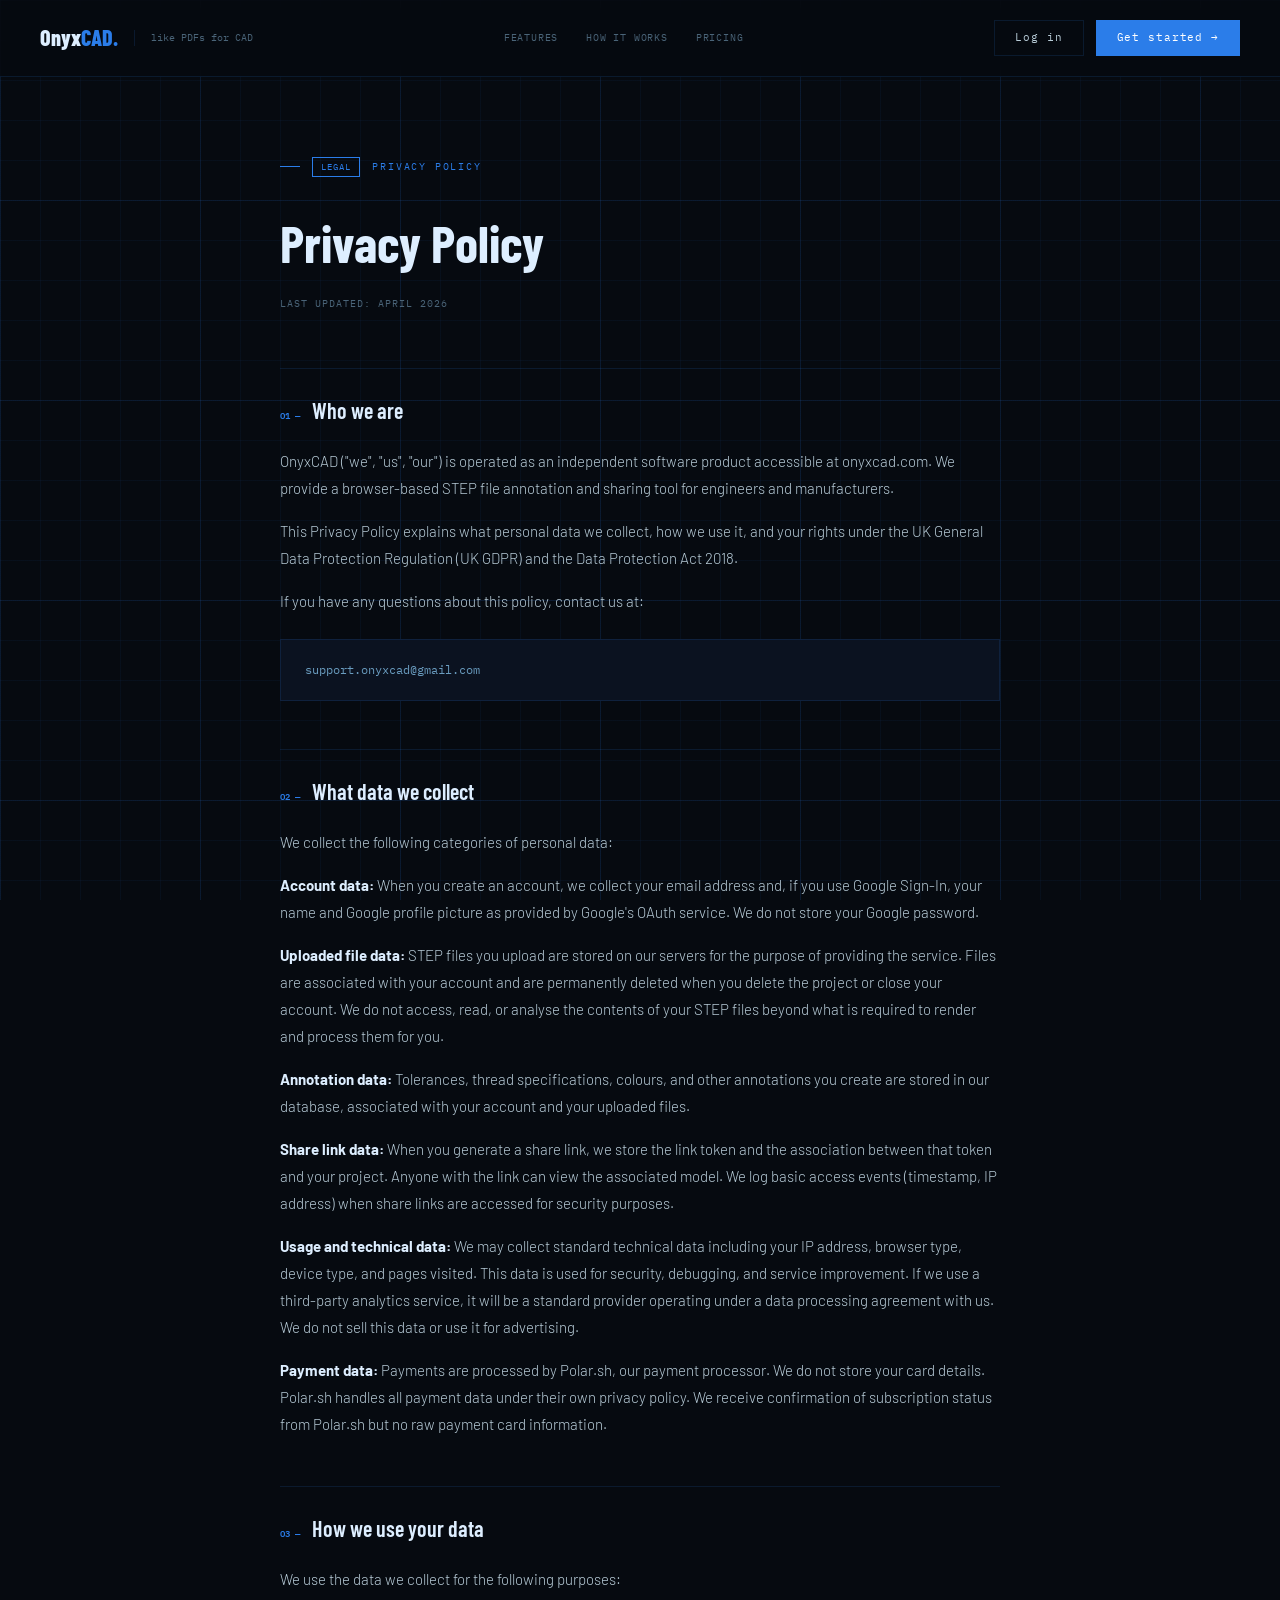
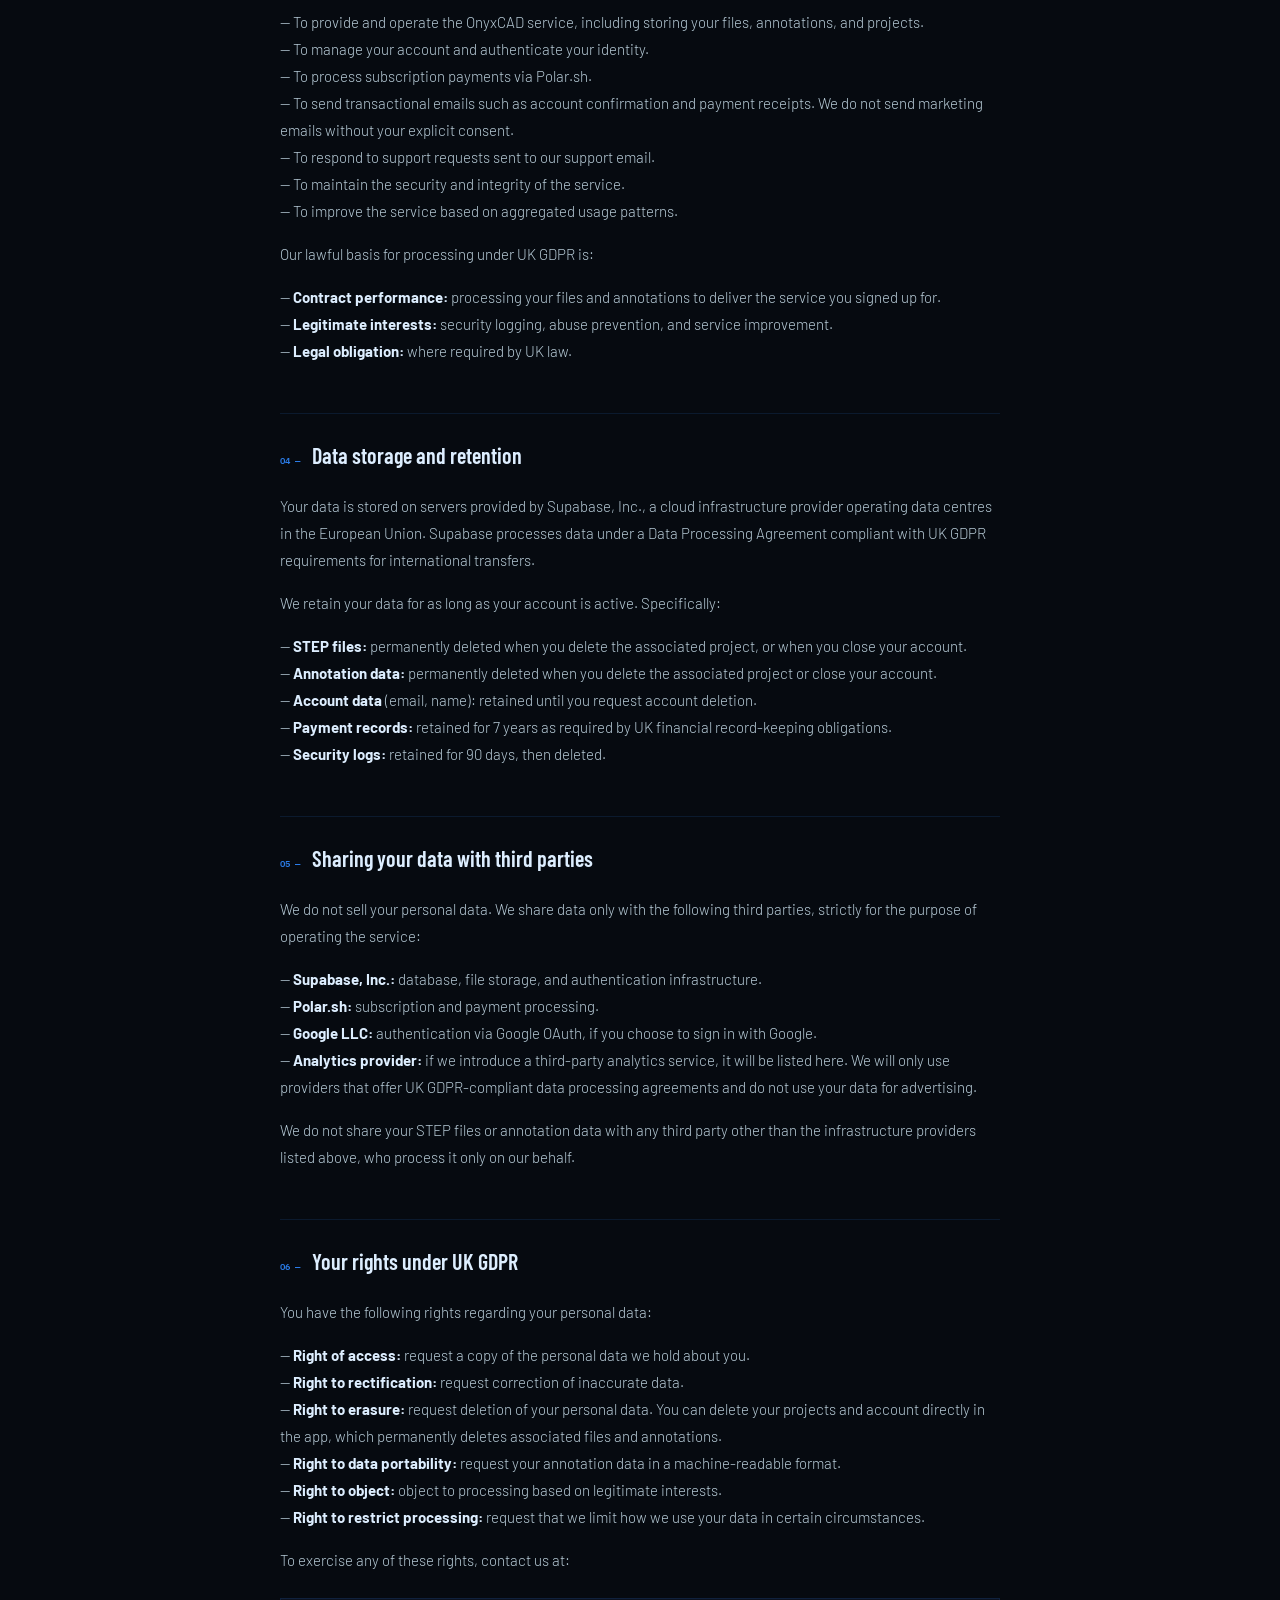
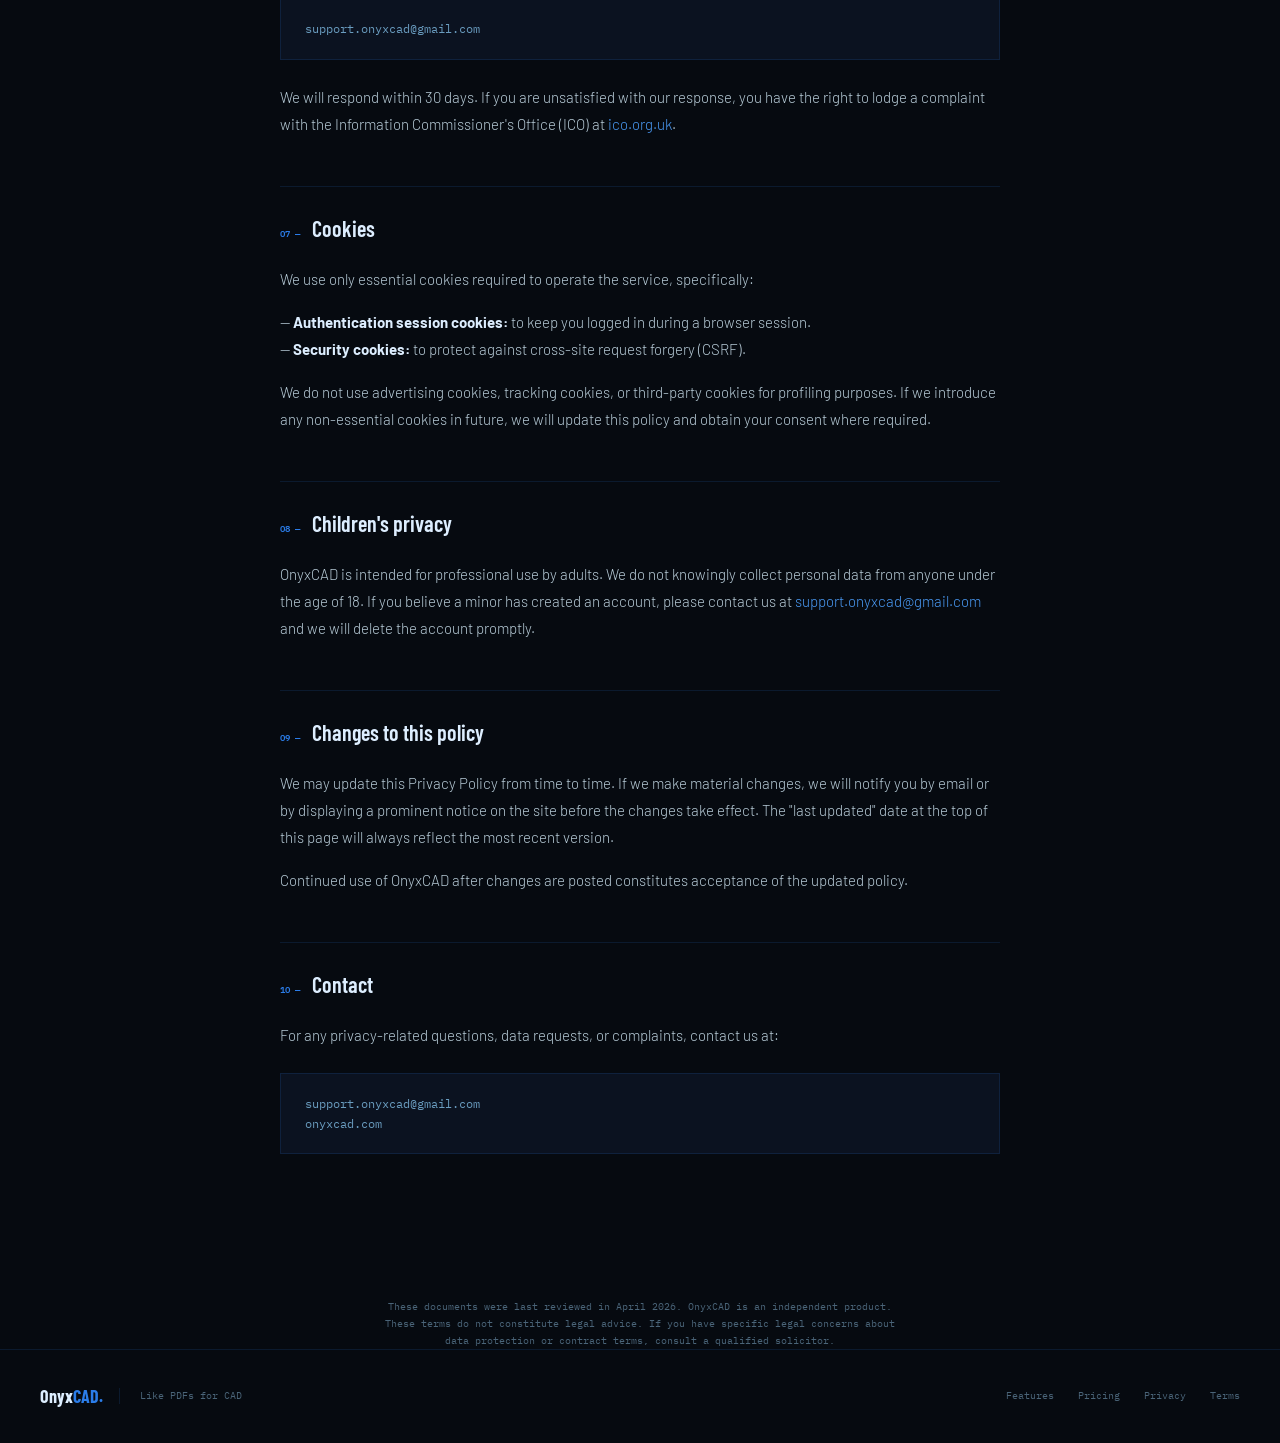
<file: templates/privacy.html>
<!DOCTYPE html>
<html lang="en">

<head>
    <meta charset="UTF-8" />
    <meta name="viewport" content="width=device-width, initial-scale=1.0" />
    <title>Privacy Policy — OnyxCAD</title>
    <link rel="icon" type="image/x-icon" href="/static/favicon.ico">
    <link rel="icon" type="image/png" sizes="32x32" href="/static/favicon-32x32.png">
    <link rel="icon" type="image/png" sizes="16x16" href="/static/favicon-16x16.png">
    <link rel="apple-touch-icon" href="/static/apple-touch-icon.png">
    <link rel="preconnect" href="https://fonts.googleapis.com" />
    <link
        href="https://fonts.googleapis.com/css2?family=Barlow:wght@300;400;500&family=Barlow+Condensed:wght@600;700;800&family=IBM+Plex+Mono:wght@400;500&display=swap"
        rel="stylesheet" />
    <style>
        :root {
            --bg: #060a10;
            --surface: #0b1220;
            --surface2: #101b2e;
            --blue: #2b7de9;
            --blue-bright: #4a9af5;
            --blue-dim: rgba(43, 125, 233, 0.12);
            --orange: #e07b39;
            --text: #b8ccd8;
            --text-dim: #4a6478;
            --text-bright: #ddeeff;
            --mono: #6a9cbf;
            --border: rgba(43, 125, 233, 0.14);
            --line: rgba(43, 125, 233, 0.18);
            --grid: rgba(43, 125, 233, 0.055)
        }

        *,
        *::before,
        *::after {
            margin: 0;
            padding: 0;
            box-sizing: border-box
        }

        html {
            scroll-behavior: smooth
        }

        body {
            background: var(--bg);
            color: var(--text);
            font-family: 'Barlow', sans-serif;
            font-weight: 400;
            line-height: 1.6;
            overflow-x: hidden
        }

        body::before {
            content: '';
            position: fixed;
            inset: 0;
            pointer-events: none;
            z-index: 0;
            background-image: linear-gradient(var(--grid) 1px, transparent 1px), linear-gradient(90deg, var(--grid) 1px, transparent 1px);
            background-size: 40px 40px
        }

        body::after {
            content: '';
            position: fixed;
            inset: 0;
            pointer-events: none;
            z-index: 0;
            background-image: linear-gradient(rgba(43, 125, 233, 0.1) 1px, transparent 1px), linear-gradient(90deg, rgba(43, 125, 233, 0.1) 1px, transparent 1px);
            background-size: 200px 200px
        }

        h1,
        h2,
        h3 {
            font-family: 'Barlow Condensed', sans-serif;
            font-weight: 700;
            color: var(--text-bright)
        }

        .mono {
            font-family: 'IBM Plex Mono', monospace
        }

        a {
            color: var(--blue-bright);
            text-decoration: none
        }

        ul {
            list-style: none
        }

        /* ═══ NAV ═════════════════════════════════ */
        nav {
            position: sticky;
            top: 0;
            z-index: 100;
            display: flex;
            align-items: center;
            justify-content: space-between;
            padding: 20px 40px;
            background: rgba(6, 10, 16, 0.85);
            backdrop-filter: blur(8px);
            border-bottom: 1px solid var(--border)
        }

        .nav-logo {
            font-family: 'Barlow Condensed', sans-serif;
            font-weight: 800;
            font-size: 22px;
            color: var(--text-bright)
        }

        .nav-logo .dot {
            color: var(--blue)
        }

        .nav-logo .cad {
            color: var(--blue)
        }

        .nav-tagline {
            font-family: 'IBM Plex Mono', monospace;
            font-size: 10px;
            color: var(--text-dim);
            padding-left: 16px;
            border-left: 1px solid var(--border);
            margin-left: 16px
        }

        .nav-links {
            display: flex;
            gap: 28px;
            font-family: 'IBM Plex Mono', monospace;
            font-size: 10px;
            letter-spacing: 0.08em;
            text-transform: uppercase
        }

        .nav-links a {
            color: var(--text-dim);
            transition: color 0.2s
        }

        .nav-links a:hover {
            color: var(--text-bright)
        }

        .nav-right {
            display: flex;
            gap: 12px;
            align-items: center
        }

        .btn-outline {
            font-family: 'IBM Plex Mono', monospace;
            font-size: 11px;
            letter-spacing: 0.08em;
            padding: 8px 20px;
            background: transparent;
            color: var(--text);
            border: 1px solid var(--border);
            cursor: pointer;
            transition: all 0.2s
        }

        .btn-outline:hover {
            border-color: var(--blue);
            color: var(--blue-bright)
        }

        .btn-filled {
            font-family: 'IBM Plex Mono', monospace;
            font-size: 11px;
            letter-spacing: 0.08em;
            padding: 8px 20px;
            background: var(--blue);
            color: #fff;
            border: 1px solid var(--blue);
            cursor: pointer;
            transition: all 0.2s
        }

        .btn-filled:hover {
            background: var(--blue-bright)
        }

        @media(max-width:768px) {
            .nav-links {
                display: none
            }

            nav {
                padding: 16px 20px
            }
        }

        /* ═══ ZONE LABEL ═════════════════════════ */
        .zone-label {
            display: flex;
            align-items: center;
            gap: 12px;
            font-family: 'IBM Plex Mono', monospace;
            font-size: 10px;
            letter-spacing: 0.18em;
            text-transform: uppercase;
            color: var(--blue);
            margin-bottom: 24px
        }

        .zone-label::before {
            content: '';
            display: block;
            width: 20px;
            height: 1px;
            background: var(--blue)
        }

        .zone-tag {
            border: 1px solid var(--blue);
            padding: 2px 8px;
            font-size: 9px;
            letter-spacing: 0.12em
        }

        /* ═══ CONTENT ════════════════════════════ */
        .content {
            max-width: 800px;
            margin: 0 auto;
            padding: 80px 40px;
            position: relative;
            z-index: 1
        }

        .page-title {
            font-family: 'Barlow Condensed', sans-serif;
            font-weight: 700;
            font-size: 52px;
            color: var(--text-bright);
            margin-bottom: 12px
        }

        .last-updated {
            font-family: 'IBM Plex Mono', monospace;
            font-size: 10px;
            color: var(--text-dim);
            letter-spacing: 0.1em;
            margin-bottom: 56px
        }

        .section-heading {
            font-family: 'Barlow Condensed', sans-serif;
            font-weight: 600;
            font-size: 22px;
            color: var(--text-bright);
            margin-top: 48px;
            padding-top: 24px;
            border-top: 1px solid var(--border);
            margin-bottom: 20px
        }

        .section-num {
            font-family: 'IBM Plex Mono', monospace;
            font-size: 9px;
            color: var(--blue);
            margin-right: 8px
        }

        .body-text {
            font-family: 'Barlow', sans-serif;
            font-weight: 300;
            font-size: 15px;
            color: var(--text);
            line-height: 1.8;
            margin-bottom: 16px
        }

        .body-text a {
            color: var(--blue-bright);
            text-decoration: none
        }

        .body-text a:hover {
            text-decoration: underline
        }

        .contact-box {
            background: var(--surface);
            border: 1px solid var(--border);
            padding: 20px 24px;
            margin: 24px 0;
            font-family: 'IBM Plex Mono', monospace;
            font-size: 12px;
            color: var(--mono)
        }

        .small-print {
            text-align: center;
            font-family: 'IBM Plex Mono', monospace;
            font-size: 10px;
            color: var(--text-dim);
            max-width: 600px;
            margin: 0 auto;
            padding: 40px 40px 0;
            position: relative;
            z-index: 1;
            line-height: 1.7
        }

        /* ═══ FOOTER ══════════════════════════════ */
        footer {
            border-top: 1px solid var(--border);
            padding: 32px 40px;
            display: flex;
            justify-content: space-between;
            align-items: center;
            flex-wrap: wrap;
            gap: 16px;
            position: relative;
            z-index: 1
        }

        .footer-left {
            display: flex;
            align-items: center;
            gap: 16px
        }

        .footer-logo {
            font-family: 'Barlow Condensed', sans-serif;
            font-weight: 700;
            font-size: 18px;
            color: var(--text-bright)
        }

        .footer-logo .dot {
            color: var(--blue)
        }

        .footer-logo .cad {
            color: var(--blue)
        }

        .footer-tagline {
            font-family: 'IBM Plex Mono', monospace;
            font-size: 10px;
            color: var(--text-dim);
            padding-left: 20px;
            border-left: 1px solid var(--border)
        }

        .footer-links {
            display: flex;
            gap: 24px;
            font-family: 'IBM Plex Mono', monospace;
            font-size: 10px
        }

        .footer-links a {
            color: var(--text-dim);
            transition: color 0.2s
        }

        .footer-links a:hover {
            color: var(--blue-bright)
        }

        @media(max-width:768px) {
            footer {
                flex-direction: column;
                text-align: center
            }

            .content {
                padding: 48px 20px
            }

            .page-title {
                font-size: 36px
            }
        }
    </style>
    <script defer src="https://cloud.umami.is/script.js" data-website-id="a5b06d4a-bfc2-4e49-aca7-9f359bd21a86"></script>
</head>

<body>

    <!-- ═══ NAV ════════════════════════════════════════ -->
    <nav>
        <div style="display:flex;align-items:center">
            <a href="/" class="nav-logo">Onyx<span class="cad">CAD</span><span class="dot">.</span></a>
            <span class="nav-tagline">like PDFs for CAD</span>
        </div>
        <div class="nav-links">
            <a href="/#features">Features</a>
            <a href="/#how">How it works</a>
            <a href="/#pricing">Pricing</a>
        </div>
        <div class="nav-right">
            <a href="/login" class="btn-outline">Log in</a>
            <a href="/login" class="btn-filled">Get started →</a>
        </div>
    </nav>

    <!-- ═══ CONTENT ═══════════════════════════════════ -->
    <div class="content">
        <div class="zone-label"><span class="zone-tag">LEGAL</span> Privacy Policy</div>
        <h1 class="page-title">Privacy Policy</h1>
        <div class="last-updated">LAST UPDATED: APRIL 2026</div>

        <!-- SECTION 01 -->
        <h2 class="section-heading"><span class="section-num">01 —</span> Who we are</h2>
        <p class="body-text">OnyxCAD ("we", "us", "our") is operated as an independent software product accessible at
            onyxcad.com. We provide a browser-based STEP file annotation and sharing tool for engineers and
            manufacturers.</p>
        <p class="body-text">This Privacy Policy explains what personal data we collect, how we use it, and your rights
            under the UK General Data Protection Regulation (UK GDPR) and the Data Protection Act 2018.</p>
        <p class="body-text">If you have any questions about this policy, contact us at:</p>
        <div class="contact-box">support.onyxcad@gmail.com</div>

        <!-- SECTION 02 -->
        <h2 class="section-heading"><span class="section-num">02 —</span> What data we collect</h2>
        <p class="body-text">We collect the following categories of personal data:</p>
        <p class="body-text"><strong style="color:var(--text-bright)">Account data:</strong> When you create an account,
            we collect your email address and, if you use Google Sign-In, your name and Google profile picture as
            provided by Google's OAuth service. We do not store your Google password.</p>
        <p class="body-text"><strong style="color:var(--text-bright)">Uploaded file data:</strong> STEP files you upload
            are stored on our servers for the purpose of providing the service. Files are associated with your account
            and are permanently deleted when you delete the project or close your account. We do not access, read, or
            analyse the contents of your STEP files beyond what is required to render and process them for you.</p>
        <p class="body-text"><strong style="color:var(--text-bright)">Annotation data:</strong> Tolerances, thread
            specifications, colours, and other annotations you create are stored in our database, associated with your
            account and your uploaded files.</p>
        <p class="body-text"><strong style="color:var(--text-bright)">Share link data:</strong> When you generate a
            share link, we store the link token and the association between that token and your project. Anyone with the
            link can view the associated model. We log basic access events (timestamp, IP address) when share links are
            accessed for security purposes.</p>
        <p class="body-text"><strong style="color:var(--text-bright)">Usage and technical data:</strong> We may collect
            standard technical data including your IP address, browser type, device type, and pages visited. This data
            is used for security, debugging, and service improvement. If we use a third-party analytics service, it will
            be a standard provider operating under a data processing agreement with us. We do not sell this data or use
            it for advertising.</p>
        <p class="body-text"><strong style="color:var(--text-bright)">Payment data:</strong> Payments are processed by
            Polar.sh, our payment processor. We do not store your card details. Polar.sh handles all payment data under
            their own privacy policy. We receive confirmation of subscription status from Polar.sh but no raw payment
            card information.</p>

        <!-- SECTION 03 -->
        <h2 class="section-heading"><span class="section-num">03 —</span> How we use your data</h2>
        <p class="body-text">We use the data we collect for the following purposes:</p>
        <p class="body-text">— To provide and operate the OnyxCAD service, including storing your files, annotations,
            and projects.<br>
            — To manage your account and authenticate your identity.<br>
            — To process subscription payments via Polar.sh.<br>
            — To send transactional emails such as account confirmation and payment receipts. We do not send marketing
            emails without your explicit consent.<br>
            — To respond to support requests sent to our support email.<br>
            — To maintain the security and integrity of the service.<br>
            — To improve the service based on aggregated usage patterns.</p>
        <p class="body-text">Our lawful basis for processing under UK GDPR is:</p>
        <p class="body-text">— <strong style="color:var(--text-bright)">Contract performance:</strong> processing your
            files and annotations to deliver the service you signed up for.<br>
            — <strong style="color:var(--text-bright)">Legitimate interests:</strong> security logging, abuse
            prevention, and service improvement.<br>
            — <strong style="color:var(--text-bright)">Legal obligation:</strong> where required by UK law.</p>

        <!-- SECTION 04 -->
        <h2 class="section-heading"><span class="section-num">04 —</span> Data storage and retention</h2>
        <p class="body-text">Your data is stored on servers provided by Supabase, Inc., a cloud infrastructure provider
            operating data centres in the European Union. Supabase processes data under a Data Processing Agreement
            compliant with UK GDPR requirements for international transfers.</p>
        <p class="body-text">We retain your data for as long as your account is active. Specifically:</p>
        <p class="body-text">— <strong style="color:var(--text-bright)">STEP files:</strong> permanently deleted when
            you delete the associated project, or when you close your account.<br>
            — <strong style="color:var(--text-bright)">Annotation data:</strong> permanently deleted when you delete the
            associated project or close your account.<br>
            — <strong style="color:var(--text-bright)">Account data</strong> (email, name): retained until you request
            account deletion.<br>
            — <strong style="color:var(--text-bright)">Payment records:</strong> retained for 7 years as required by UK
            financial record-keeping obligations.<br>
            — <strong style="color:var(--text-bright)">Security logs:</strong> retained for 90 days, then deleted.</p>

        <!-- SECTION 05 -->
        <h2 class="section-heading"><span class="section-num">05 —</span> Sharing your data with third parties</h2>
        <p class="body-text">We do not sell your personal data. We share data only with the following third parties,
            strictly for the purpose of operating the service:</p>
        <p class="body-text">— <strong style="color:var(--text-bright)">Supabase, Inc.:</strong> database, file storage,
            and authentication infrastructure.<br>
            — <strong style="color:var(--text-bright)">Polar.sh:</strong> subscription and payment processing.<br>
            — <strong style="color:var(--text-bright)">Google LLC:</strong> authentication via Google OAuth, if you
            choose to sign in with Google.<br>
            — <strong style="color:var(--text-bright)">Analytics provider:</strong> if we introduce a third-party
            analytics service, it will be listed here. We will only use providers that offer UK GDPR-compliant data
            processing agreements and do not use your data for advertising.</p>
        <p class="body-text">We do not share your STEP files or annotation data with any third party other than the
            infrastructure providers listed above, who process it only on our behalf.</p>

        <!-- SECTION 06 -->
        <h2 class="section-heading"><span class="section-num">06 —</span> Your rights under UK GDPR</h2>
        <p class="body-text">You have the following rights regarding your personal data:</p>
        <p class="body-text">— <strong style="color:var(--text-bright)">Right of access:</strong> request a copy of the
            personal data we hold about you.<br>
            — <strong style="color:var(--text-bright)">Right to rectification:</strong> request correction of inaccurate
            data.<br>
            — <strong style="color:var(--text-bright)">Right to erasure:</strong> request deletion of your personal
            data. You can delete your projects and account directly in the app, which permanently deletes associated
            files and annotations.<br>
            — <strong style="color:var(--text-bright)">Right to data portability:</strong> request your annotation data
            in a machine-readable format.<br>
            — <strong style="color:var(--text-bright)">Right to object:</strong> object to processing based on
            legitimate interests.<br>
            — <strong style="color:var(--text-bright)">Right to restrict processing:</strong> request that we limit how
            we use your data in certain circumstances.</p>
        <p class="body-text">To exercise any of these rights, contact us at:</p>
        <div class="contact-box">support.onyxcad@gmail.com</div>
        <p class="body-text">We will respond within 30 days. If you are unsatisfied with our response, you have the
            right to lodge a complaint with the Information Commissioner's Office (ICO) at <a href="https://ico.org.uk"
                target="_blank">ico.org.uk</a>.</p>

        <!-- SECTION 07 -->
        <h2 class="section-heading"><span class="section-num">07 —</span> Cookies</h2>
        <p class="body-text">We use only essential cookies required to operate the service, specifically:</p>
        <p class="body-text">— <strong style="color:var(--text-bright)">Authentication session cookies:</strong> to keep
            you logged in during a browser session.<br>
            — <strong style="color:var(--text-bright)">Security cookies:</strong> to protect against cross-site request
            forgery (CSRF).</p>
        <p class="body-text">We do not use advertising cookies, tracking cookies, or third-party cookies for profiling
            purposes. If we introduce any non-essential cookies in future, we will update this policy and obtain your
            consent where required.</p>

        <!-- SECTION 08 -->
        <h2 class="section-heading"><span class="section-num">08 —</span> Children's privacy</h2>
        <p class="body-text">OnyxCAD is intended for professional use by adults. We do not knowingly collect personal
            data from anyone under the age of 18. If you believe a minor has created an account, please contact us at <a
                href="mailto:support.onyxcad@gmail.com">support.onyxcad@gmail.com</a> and we will delete the account
            promptly.</p>

        <!-- SECTION 09 -->
        <h2 class="section-heading"><span class="section-num">09 —</span> Changes to this policy</h2>
        <p class="body-text">We may update this Privacy Policy from time to time. If we make material changes, we will
            notify you by email or by displaying a prominent notice on the site before the changes take effect. The
            "last updated" date at the top of this page will always reflect the most recent version.</p>
        <p class="body-text">Continued use of OnyxCAD after changes are posted constitutes acceptance of the updated
            policy.</p>

        <!-- SECTION 10 -->
        <h2 class="section-heading"><span class="section-num">10 —</span> Contact</h2>
        <p class="body-text">For any privacy-related questions, data requests, or complaints, contact us at:</p>
        <div class="contact-box">support.onyxcad@gmail.com<br>onyxcad.com</div>
    </div>

    <!-- ═══ SMALL PRINT ═══════════════════════════════ -->
    <div class="small-print">
        These documents were last reviewed in April 2026. OnyxCAD is an independent product. These terms do not
        constitute legal advice. If you have specific legal concerns about data protection or contract terms, consult a
        qualified solicitor.
    </div>

    <!-- ═══ FOOTER ════════════════════════════════════ -->
    <footer>
        <div class="footer-left">
            <span class="footer-logo">Onyx<span class="cad">CAD</span><span class="dot">.</span></span>
            <span class="footer-tagline">Like PDFs for CAD</span>
        </div>
        <div class="footer-links">
            <a href="/#features">Features</a>
            <a href="/#pricing">Pricing</a>
            <a href="/privacy">Privacy</a>
            <a href="/terms">Terms</a>
        </div>
    </footer>

</body>

</html>
</file>
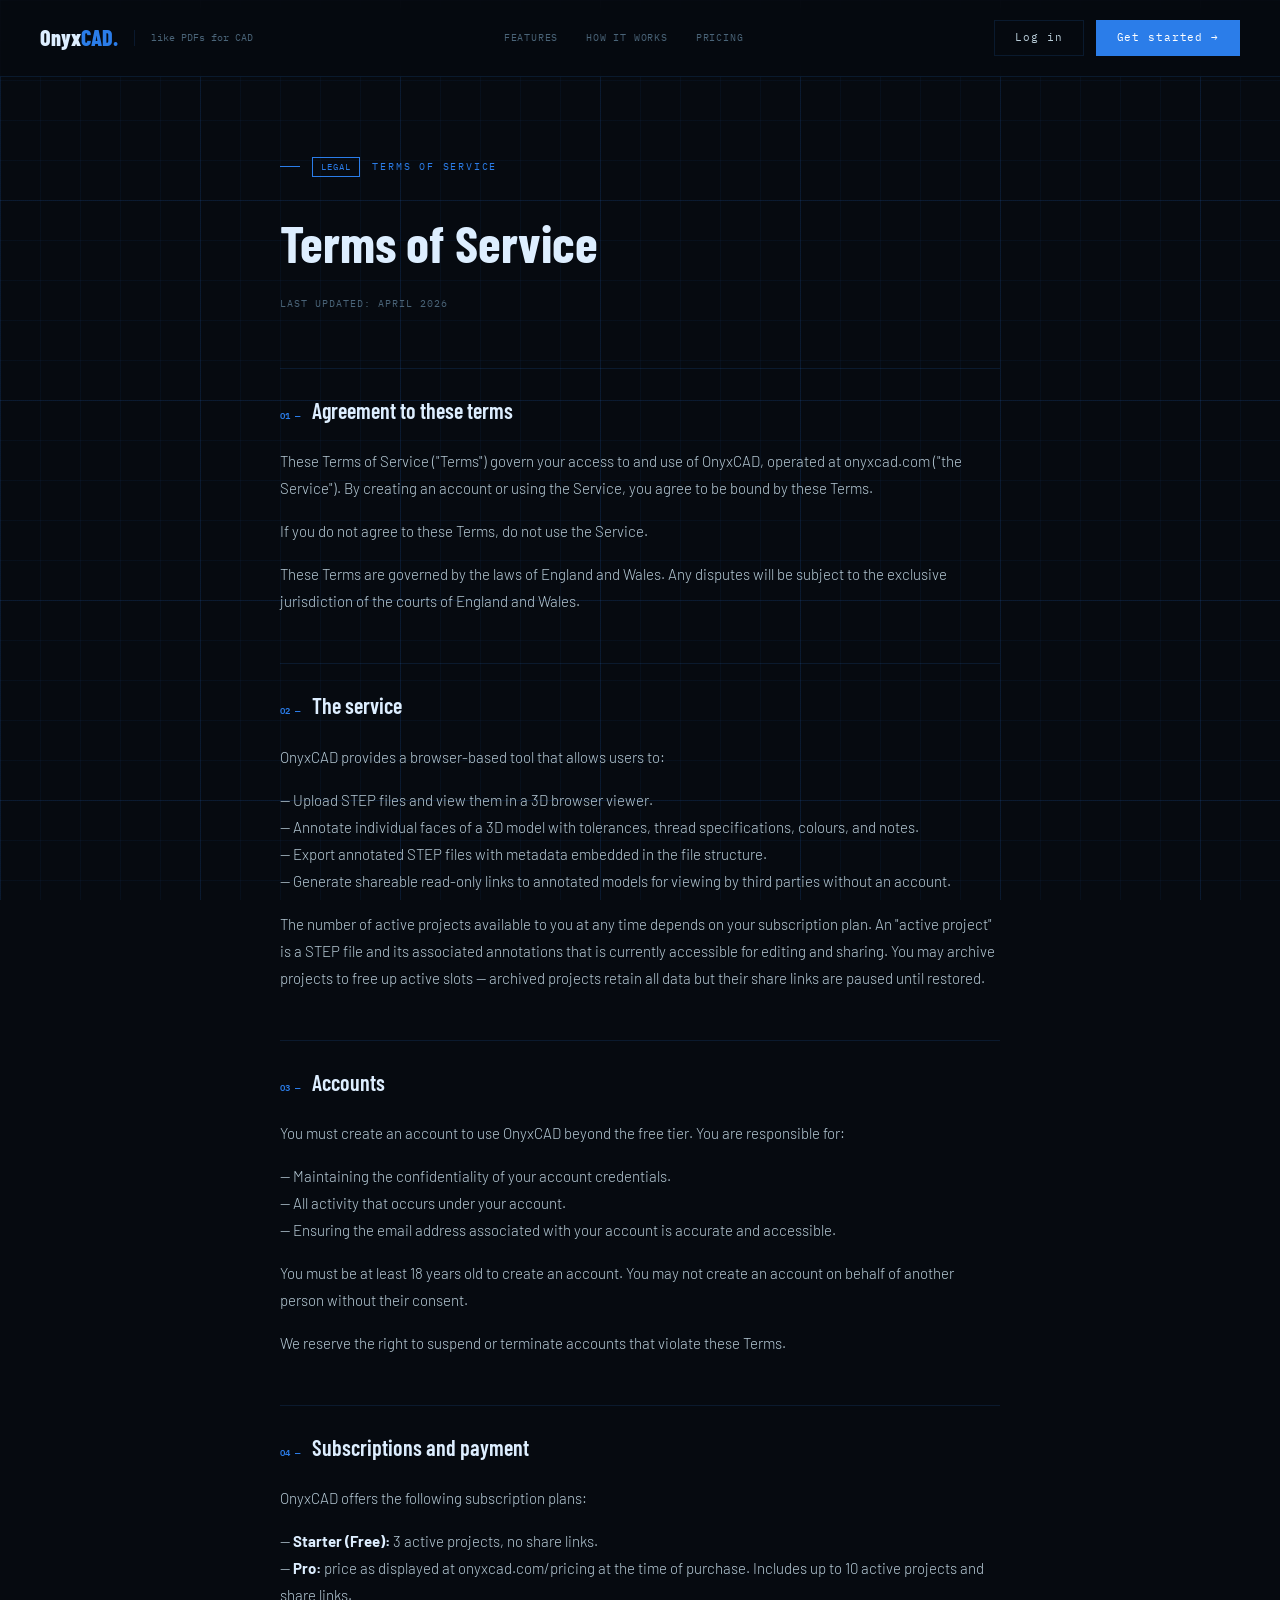
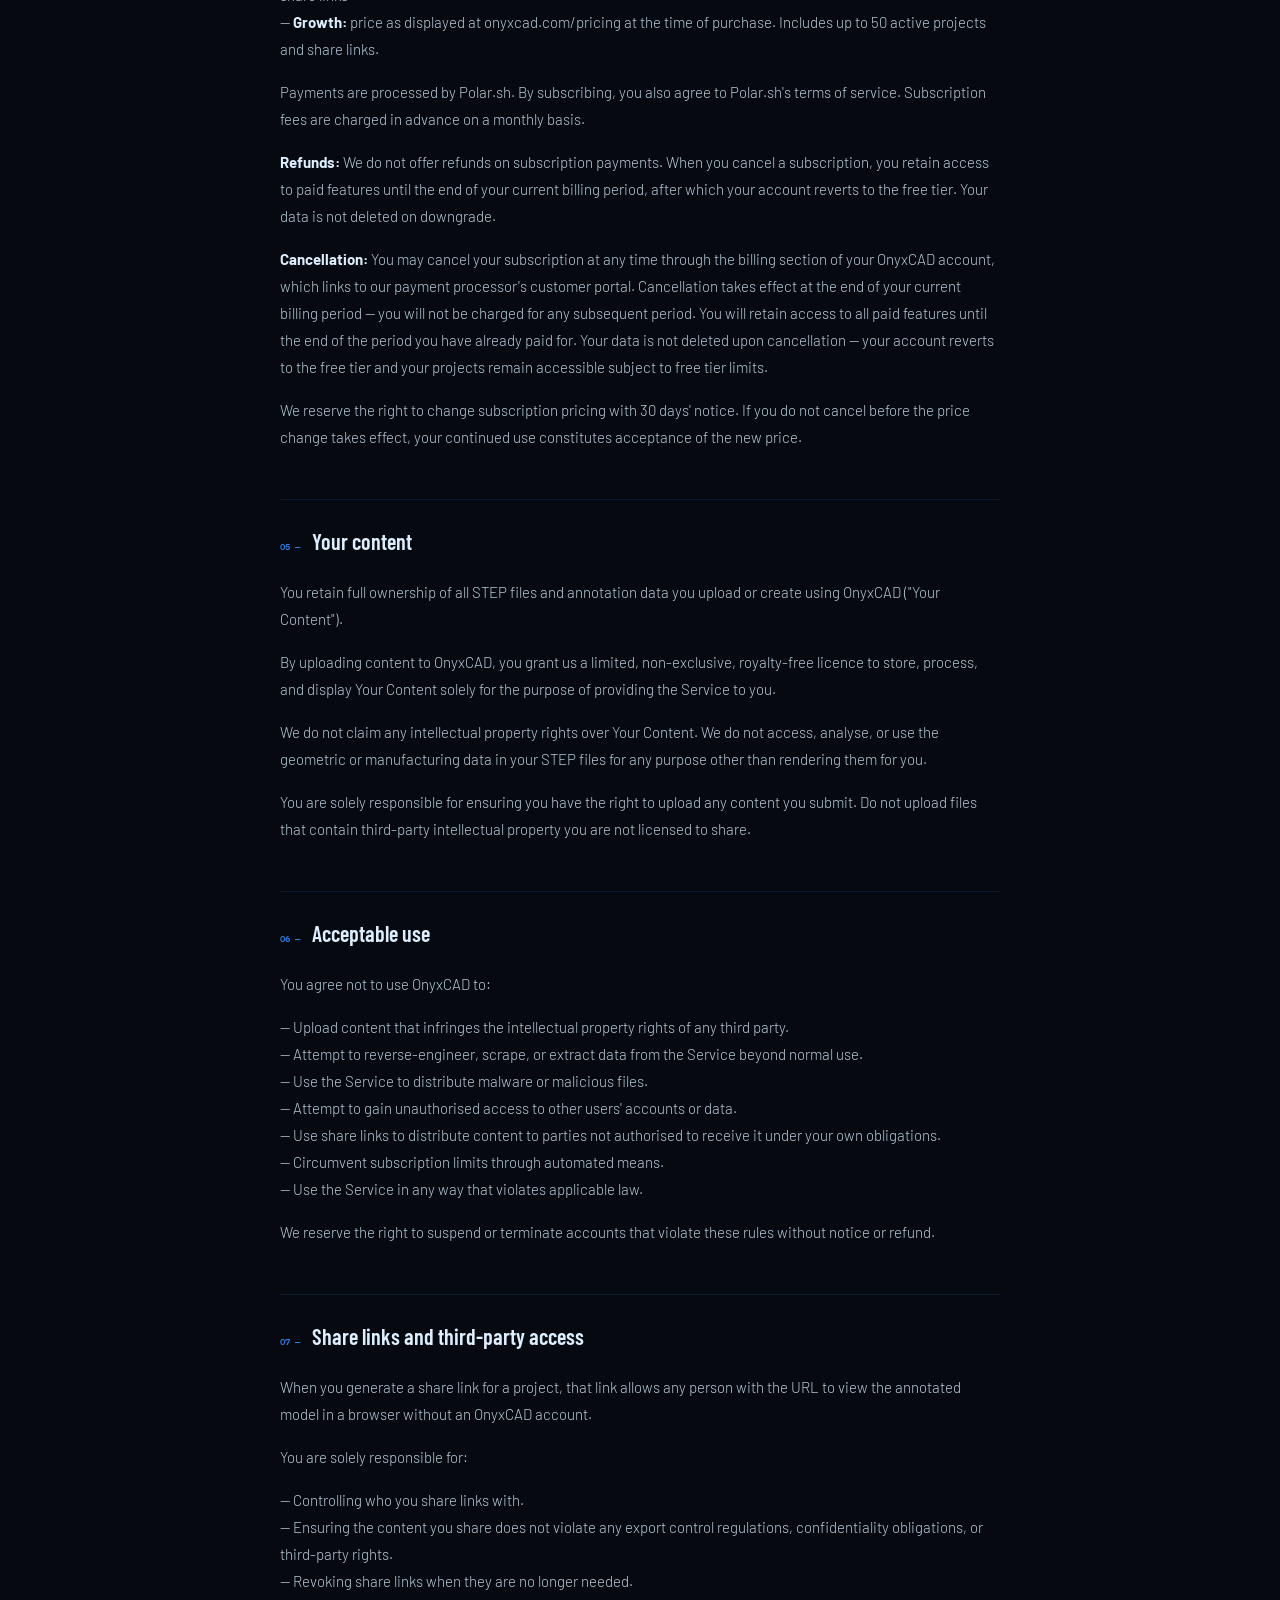
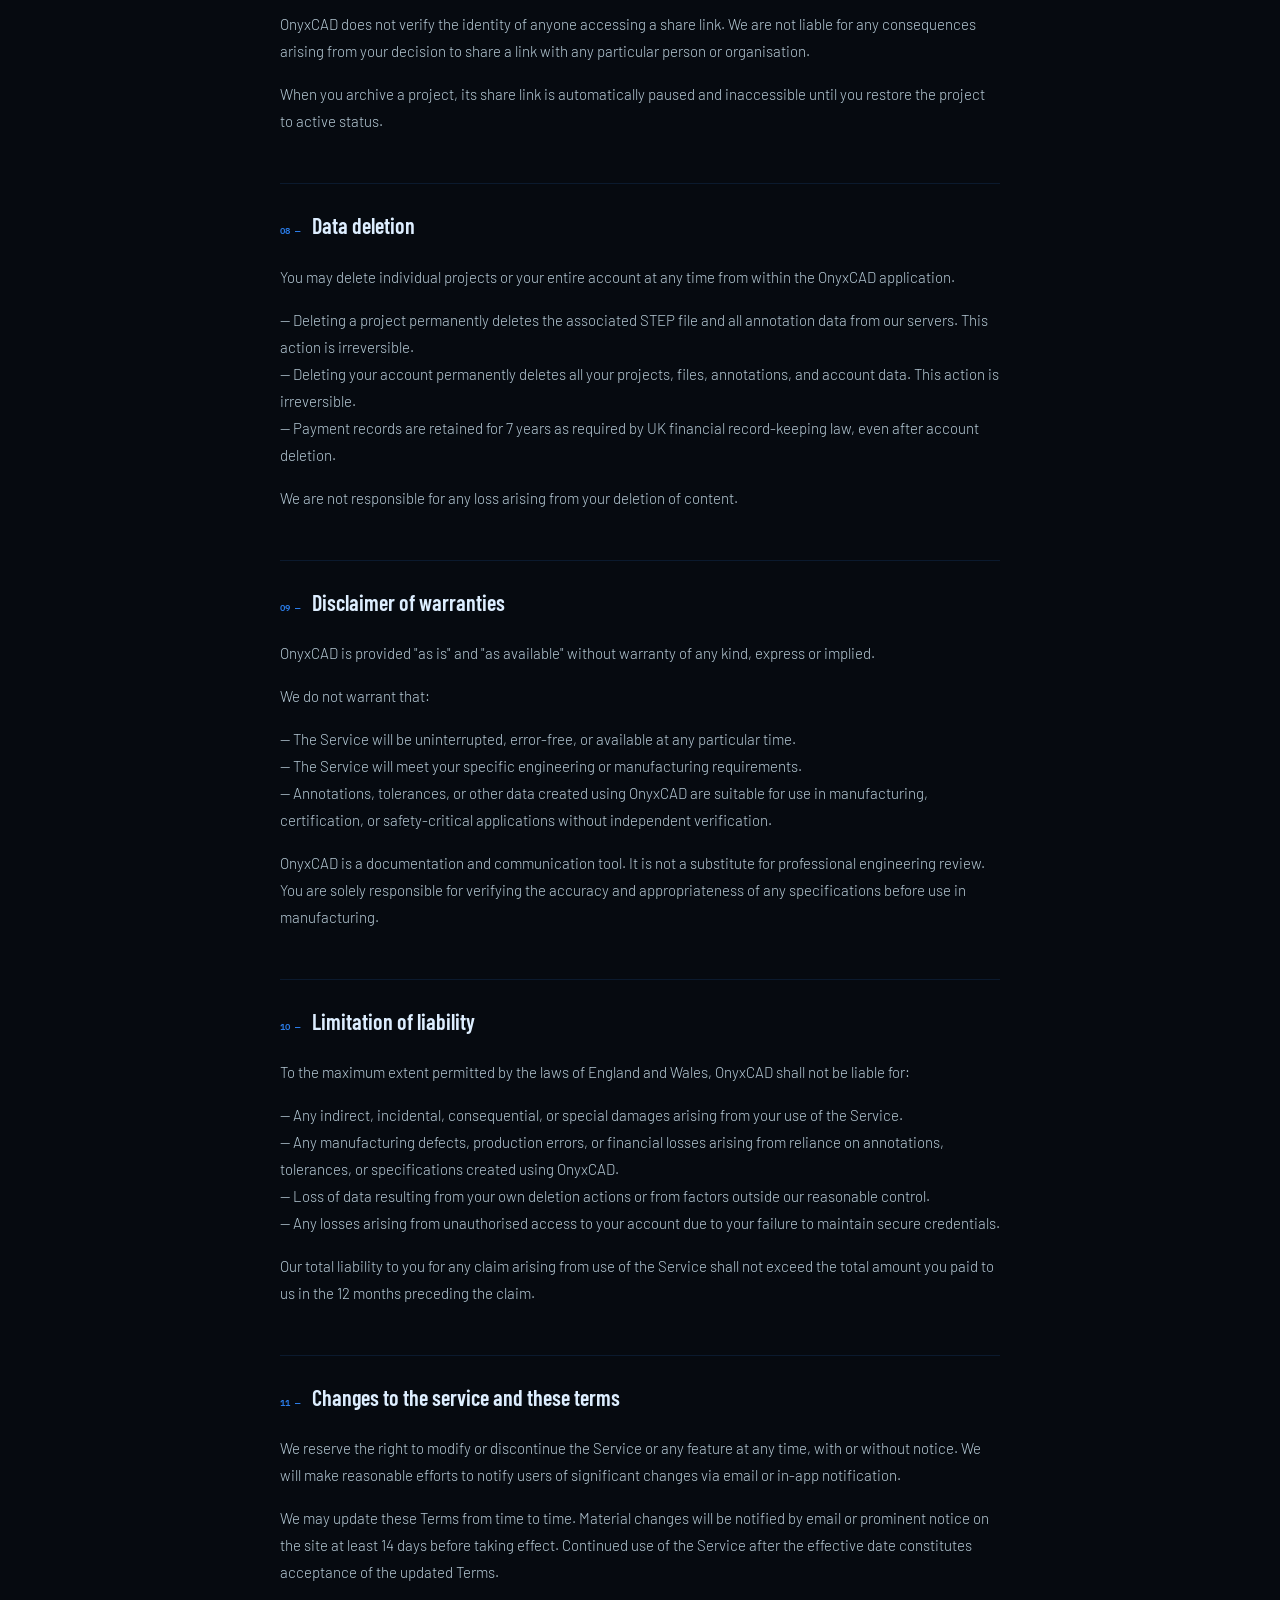
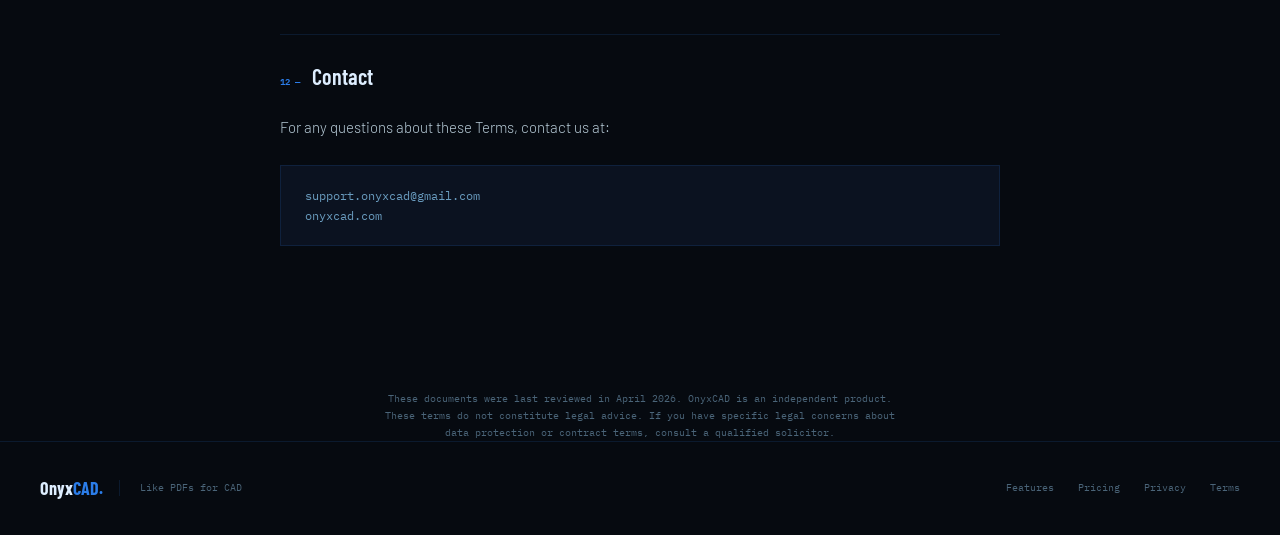
<file: templates/terms.html>
<!DOCTYPE html>
<html lang="en">

<head>
    <meta charset="UTF-8" />
    <meta name="viewport" content="width=device-width, initial-scale=1.0" />
    <title>Terms of Service — OnyxCAD</title>
    <link rel="icon" type="image/x-icon" href="/static/favicon.ico">
    <link rel="icon" type="image/png" sizes="32x32" href="/static/favicon-32x32.png">
    <link rel="icon" type="image/png" sizes="16x16" href="/static/favicon-16x16.png">
    <link rel="apple-touch-icon" href="/static/apple-touch-icon.png">
    <link rel="preconnect" href="https://fonts.googleapis.com" />
    <link
        href="https://fonts.googleapis.com/css2?family=Barlow:wght@300;400;500&family=Barlow+Condensed:wght@600;700;800&family=IBM+Plex+Mono:wght@400;500&display=swap"
        rel="stylesheet" />
    <style>
        :root {
            --bg: #060a10;
            --surface: #0b1220;
            --surface2: #101b2e;
            --blue: #2b7de9;
            --blue-bright: #4a9af5;
            --blue-dim: rgba(43, 125, 233, 0.12);
            --orange: #e07b39;
            --text: #b8ccd8;
            --text-dim: #4a6478;
            --text-bright: #ddeeff;
            --mono: #6a9cbf;
            --border: rgba(43, 125, 233, 0.14);
            --line: rgba(43, 125, 233, 0.18);
            --grid: rgba(43, 125, 233, 0.055)
        }

        *,
        *::before,
        *::after {
            margin: 0;
            padding: 0;
            box-sizing: border-box
        }

        html {
            scroll-behavior: smooth
        }

        body {
            background: var(--bg);
            color: var(--text);
            font-family: 'Barlow', sans-serif;
            font-weight: 400;
            line-height: 1.6;
            overflow-x: hidden
        }

        body::before {
            content: '';
            position: fixed;
            inset: 0;
            pointer-events: none;
            z-index: 0;
            background-image: linear-gradient(var(--grid) 1px, transparent 1px), linear-gradient(90deg, var(--grid) 1px, transparent 1px);
            background-size: 40px 40px
        }

        body::after {
            content: '';
            position: fixed;
            inset: 0;
            pointer-events: none;
            z-index: 0;
            background-image: linear-gradient(rgba(43, 125, 233, 0.1) 1px, transparent 1px), linear-gradient(90deg, rgba(43, 125, 233, 0.1) 1px, transparent 1px);
            background-size: 200px 200px
        }

        h1,
        h2,
        h3 {
            font-family: 'Barlow Condensed', sans-serif;
            font-weight: 700;
            color: var(--text-bright)
        }

        .mono {
            font-family: 'IBM Plex Mono', monospace
        }

        a {
            color: var(--blue-bright);
            text-decoration: none
        }

        ul {
            list-style: none
        }

        /* ═══ NAV ═════════════════════════════════ */
        nav {
            position: sticky;
            top: 0;
            z-index: 100;
            display: flex;
            align-items: center;
            justify-content: space-between;
            padding: 20px 40px;
            background: rgba(6, 10, 16, 0.85);
            backdrop-filter: blur(8px);
            border-bottom: 1px solid var(--border)
        }

        .nav-logo {
            font-family: 'Barlow Condensed', sans-serif;
            font-weight: 800;
            font-size: 22px;
            color: var(--text-bright)
        }

        .nav-logo .dot {
            color: var(--blue)
        }

        .nav-logo .cad {
            color: var(--blue)
        }

        .nav-tagline {
            font-family: 'IBM Plex Mono', monospace;
            font-size: 10px;
            color: var(--text-dim);
            padding-left: 16px;
            border-left: 1px solid var(--border);
            margin-left: 16px
        }

        .nav-links {
            display: flex;
            gap: 28px;
            font-family: 'IBM Plex Mono', monospace;
            font-size: 10px;
            letter-spacing: 0.08em;
            text-transform: uppercase
        }

        .nav-links a {
            color: var(--text-dim);
            transition: color 0.2s
        }

        .nav-links a:hover {
            color: var(--text-bright)
        }

        .nav-right {
            display: flex;
            gap: 12px;
            align-items: center
        }

        .btn-outline {
            font-family: 'IBM Plex Mono', monospace;
            font-size: 11px;
            letter-spacing: 0.08em;
            padding: 8px 20px;
            background: transparent;
            color: var(--text);
            border: 1px solid var(--border);
            cursor: pointer;
            transition: all 0.2s
        }

        .btn-outline:hover {
            border-color: var(--blue);
            color: var(--blue-bright)
        }

        .btn-filled {
            font-family: 'IBM Plex Mono', monospace;
            font-size: 11px;
            letter-spacing: 0.08em;
            padding: 8px 20px;
            background: var(--blue);
            color: #fff;
            border: 1px solid var(--blue);
            cursor: pointer;
            transition: all 0.2s
        }

        .btn-filled:hover {
            background: var(--blue-bright)
        }

        @media(max-width:768px) {
            .nav-links {
                display: none
            }

            nav {
                padding: 16px 20px
            }
        }

        /* ═══ ZONE LABEL ═════════════════════════ */
        .zone-label {
            display: flex;
            align-items: center;
            gap: 12px;
            font-family: 'IBM Plex Mono', monospace;
            font-size: 10px;
            letter-spacing: 0.18em;
            text-transform: uppercase;
            color: var(--blue);
            margin-bottom: 24px
        }

        .zone-label::before {
            content: '';
            display: block;
            width: 20px;
            height: 1px;
            background: var(--blue)
        }

        .zone-tag {
            border: 1px solid var(--blue);
            padding: 2px 8px;
            font-size: 9px;
            letter-spacing: 0.12em
        }

        /* ═══ CONTENT ════════════════════════════ */
        .content {
            max-width: 800px;
            margin: 0 auto;
            padding: 80px 40px;
            position: relative;
            z-index: 1
        }

        .page-title {
            font-family: 'Barlow Condensed', sans-serif;
            font-weight: 700;
            font-size: 52px;
            color: var(--text-bright);
            margin-bottom: 12px
        }

        .last-updated {
            font-family: 'IBM Plex Mono', monospace;
            font-size: 10px;
            color: var(--text-dim);
            letter-spacing: 0.1em;
            margin-bottom: 56px
        }

        .section-heading {
            font-family: 'Barlow Condensed', sans-serif;
            font-weight: 600;
            font-size: 22px;
            color: var(--text-bright);
            margin-top: 48px;
            padding-top: 24px;
            border-top: 1px solid var(--border);
            margin-bottom: 20px
        }

        .section-num {
            font-family: 'IBM Plex Mono', monospace;
            font-size: 9px;
            color: var(--blue);
            margin-right: 8px
        }

        .body-text {
            font-family: 'Barlow', sans-serif;
            font-weight: 300;
            font-size: 15px;
            color: var(--text);
            line-height: 1.8;
            margin-bottom: 16px
        }

        .body-text a {
            color: var(--blue-bright);
            text-decoration: none
        }

        .body-text a:hover {
            text-decoration: underline
        }

        .contact-box {
            background: var(--surface);
            border: 1px solid var(--border);
            padding: 20px 24px;
            margin: 24px 0;
            font-family: 'IBM Plex Mono', monospace;
            font-size: 12px;
            color: var(--mono)
        }

        .small-print {
            text-align: center;
            font-family: 'IBM Plex Mono', monospace;
            font-size: 10px;
            color: var(--text-dim);
            max-width: 600px;
            margin: 0 auto;
            padding: 40px 40px 0;
            position: relative;
            z-index: 1;
            line-height: 1.7
        }

        /* ═══ FOOTER ══════════════════════════════ */
        footer {
            border-top: 1px solid var(--border);
            padding: 32px 40px;
            display: flex;
            justify-content: space-between;
            align-items: center;
            flex-wrap: wrap;
            gap: 16px;
            position: relative;
            z-index: 1
        }

        .footer-left {
            display: flex;
            align-items: center;
            gap: 16px
        }

        .footer-logo {
            font-family: 'Barlow Condensed', sans-serif;
            font-weight: 700;
            font-size: 18px;
            color: var(--text-bright)
        }

        .footer-logo .dot {
            color: var(--blue)
        }

        .footer-logo .cad {
            color: var(--blue)
        }

        .footer-tagline {
            font-family: 'IBM Plex Mono', monospace;
            font-size: 10px;
            color: var(--text-dim);
            padding-left: 20px;
            border-left: 1px solid var(--border)
        }

        .footer-links {
            display: flex;
            gap: 24px;
            font-family: 'IBM Plex Mono', monospace;
            font-size: 10px
        }

        .footer-links a {
            color: var(--text-dim);
            transition: color 0.2s
        }

        .footer-links a:hover {
            color: var(--blue-bright)
        }

        @media(max-width:768px) {
            footer {
                flex-direction: column;
                text-align: center
            }

            .content {
                padding: 48px 20px
            }

            .page-title {
                font-size: 36px
            }
        }
    </style>
    <script defer src="https://cloud.umami.is/script.js" data-website-id="a5b06d4a-bfc2-4e49-aca7-9f359bd21a86"></script>
</head>

<body>

    <!-- ═══ NAV ════════════════════════════════════════ -->
    <nav>
        <div style="display:flex;align-items:center">
            <a href="/" class="nav-logo">Onyx<span class="cad">CAD</span><span class="dot">.</span></a>
            <span class="nav-tagline">like PDFs for CAD</span>
        </div>
        <div class="nav-links">
            <a href="/#features">Features</a>
            <a href="/#how">How it works</a>
            <a href="/#pricing">Pricing</a>
        </div>
        <div class="nav-right">
            <a href="/login" class="btn-outline">Log in</a>
            <a href="/login" class="btn-filled">Get started →</a>
        </div>
    </nav>

    <!-- ═══ CONTENT ═══════════════════════════════════ -->
    <div class="content">
        <div class="zone-label"><span class="zone-tag">LEGAL</span> Terms of Service</div>
        <h1 class="page-title">Terms of Service</h1>
        <div class="last-updated">LAST UPDATED: APRIL 2026</div>

        <!-- SECTION 01 -->
        <h2 class="section-heading"><span class="section-num">01 —</span> Agreement to these terms</h2>
        <p class="body-text">These Terms of Service ("Terms") govern your access to and use of OnyxCAD, operated at
            onyxcad.com ("the Service"). By creating an account or using the Service, you agree to be bound by these
            Terms.</p>
        <p class="body-text">If you do not agree to these Terms, do not use the Service.</p>
        <p class="body-text">These Terms are governed by the laws of England and Wales. Any disputes will be subject to
            the exclusive jurisdiction of the courts of England and Wales.</p>

        <!-- SECTION 02 -->
        <h2 class="section-heading"><span class="section-num">02 —</span> The service</h2>
        <p class="body-text">OnyxCAD provides a browser-based tool that allows users to:</p>
        <p class="body-text">— Upload STEP files and view them in a 3D browser viewer.<br>
            — Annotate individual faces of a 3D model with tolerances, thread specifications, colours, and notes.<br>
            — Export annotated STEP files with metadata embedded in the file structure.<br>
            — Generate shareable read-only links to annotated models for viewing by third parties without an account.
        </p>
        <p class="body-text">The number of active projects available to you at any time depends on your subscription
            plan. An "active project" is a STEP file and its associated annotations that is currently accessible for
            editing and sharing. You may archive projects to free up active slots — archived projects retain all data
            but their share links are paused until restored.</p>

        <!-- SECTION 03 -->
        <h2 class="section-heading"><span class="section-num">03 —</span> Accounts</h2>
        <p class="body-text">You must create an account to use OnyxCAD beyond the free tier. You are responsible for:
        </p>
        <p class="body-text">— Maintaining the confidentiality of your account credentials.<br>
            — All activity that occurs under your account.<br>
            — Ensuring the email address associated with your account is accurate and accessible.</p>
        <p class="body-text">You must be at least 18 years old to create an account. You may not create an account on
            behalf of another person without their consent.</p>
        <p class="body-text">We reserve the right to suspend or terminate accounts that violate these Terms.</p>

        <!-- SECTION 04 -->
        <h2 class="section-heading"><span class="section-num">04 —</span> Subscriptions and payment</h2>
        <p class="body-text">OnyxCAD offers the following subscription plans:</p>
        <p class="body-text">— <strong style="color:var(--text-bright)">Starter (Free):</strong> 3 active projects, no
            share links.<br>
            — <strong style="color:var(--text-bright)">Pro:</strong> price as displayed at onyxcad.com/pricing at the
            time of purchase. Includes up to 10 active projects and share links.<br>
            — <strong style="color:var(--text-bright)">Growth:</strong> price as displayed at onyxcad.com/pricing at the
            time of purchase. Includes up to 50 active projects and share links.</p>
        <p class="body-text">Payments are processed by Polar.sh. By subscribing, you also agree to Polar.sh's terms of
            service. Subscription fees are charged in advance on a monthly basis.</p>
        <p class="body-text"><strong style="color:var(--text-bright)">Refunds:</strong> We do not offer refunds on
            subscription payments. When you cancel a subscription, you retain access to paid features until the end of
            your current billing period, after which your account reverts to the free tier. Your data is not deleted on
            downgrade.</p>
        <p class="body-text"><strong style="color:var(--text-bright)">Cancellation:</strong> You may cancel your
            subscription at any time through the billing section of your OnyxCAD account, which links to our payment
            processor's customer portal. Cancellation takes effect at the end of your current billing period — you will
            not be charged for any subsequent period. You will retain access to all paid features until the end of the
            period you have already paid for. Your data is not deleted upon cancellation — your account reverts to the
            free tier and your projects remain accessible subject to free tier limits.</p>
        <p class="body-text">We reserve the right to change subscription pricing with 30 days' notice. If you do not
            cancel before the price change takes effect, your continued use constitutes acceptance of the new price.</p>

        <!-- SECTION 05 -->
        <h2 class="section-heading"><span class="section-num">05 —</span> Your content</h2>
        <p class="body-text">You retain full ownership of all STEP files and annotation data you upload or create using
            OnyxCAD ("Your Content").</p>
        <p class="body-text">By uploading content to OnyxCAD, you grant us a limited, non-exclusive, royalty-free
            licence to store, process, and display Your Content solely for the purpose of providing the Service to you.
        </p>
        <p class="body-text">We do not claim any intellectual property rights over Your Content. We do not access,
            analyse, or use the geometric or manufacturing data in your STEP files for any purpose other than rendering
            them for you.</p>
        <p class="body-text">You are solely responsible for ensuring you have the right to upload any content you
            submit. Do not upload files that contain third-party intellectual property you are not licensed to share.
        </p>

        <!-- SECTION 06 -->
        <h2 class="section-heading"><span class="section-num">06 —</span> Acceptable use</h2>
        <p class="body-text">You agree not to use OnyxCAD to:</p>
        <p class="body-text">— Upload content that infringes the intellectual property rights of any third party.<br>
            — Attempt to reverse-engineer, scrape, or extract data from the Service beyond normal use.<br>
            — Use the Service to distribute malware or malicious files.<br>
            — Attempt to gain unauthorised access to other users' accounts or data.<br>
            — Use share links to distribute content to parties not authorised to receive it under your own
            obligations.<br>
            — Circumvent subscription limits through automated means.<br>
            — Use the Service in any way that violates applicable law.</p>
        <p class="body-text">We reserve the right to suspend or terminate accounts that violate these rules without
            notice or refund.</p>

        <!-- SECTION 07 -->
        <h2 class="section-heading"><span class="section-num">07 —</span> Share links and third-party access</h2>
        <p class="body-text">When you generate a share link for a project, that link allows any person with the URL to
            view the annotated model in a browser without an OnyxCAD account.</p>
        <p class="body-text">You are solely responsible for:</p>
        <p class="body-text">— Controlling who you share links with.<br>
            — Ensuring the content you share does not violate any export control regulations, confidentiality
            obligations, or third-party rights.<br>
            — Revoking share links when they are no longer needed.</p>
        <p class="body-text">OnyxCAD does not verify the identity of anyone accessing a share link. We are not liable
            for any consequences arising from your decision to share a link with any particular person or organisation.
        </p>
        <p class="body-text">When you archive a project, its share link is automatically paused and inaccessible until
            you restore the project to active status.</p>

        <!-- SECTION 08 -->
        <h2 class="section-heading"><span class="section-num">08 —</span> Data deletion</h2>
        <p class="body-text">You may delete individual projects or your entire account at any time from within the
            OnyxCAD application.</p>
        <p class="body-text">— Deleting a project permanently deletes the associated STEP file and all annotation data
            from our servers. This action is irreversible.<br>
            — Deleting your account permanently deletes all your projects, files, annotations, and account data. This
            action is irreversible.<br>
            — Payment records are retained for 7 years as required by UK financial record-keeping law, even after
            account deletion.</p>
        <p class="body-text">We are not responsible for any loss arising from your deletion of content.</p>

        <!-- SECTION 09 -->
        <h2 class="section-heading"><span class="section-num">09 —</span> Disclaimer of warranties</h2>
        <p class="body-text">OnyxCAD is provided "as is" and "as available" without warranty of any kind, express or
            implied.</p>
        <p class="body-text">We do not warrant that:</p>
        <p class="body-text">— The Service will be uninterrupted, error-free, or available at any particular time.<br>
            — The Service will meet your specific engineering or manufacturing requirements.<br>
            — Annotations, tolerances, or other data created using OnyxCAD are suitable for use in manufacturing,
            certification, or safety-critical applications without independent verification.</p>
        <p class="body-text">OnyxCAD is a documentation and communication tool. It is not a substitute for professional
            engineering review. You are solely responsible for verifying the accuracy and appropriateness of any
            specifications before use in manufacturing.</p>

        <!-- SECTION 10 -->
        <h2 class="section-heading"><span class="section-num">10 —</span> Limitation of liability</h2>
        <p class="body-text">To the maximum extent permitted by the laws of England and Wales, OnyxCAD shall not be
            liable for:</p>
        <p class="body-text">— Any indirect, incidental, consequential, or special damages arising from your use of the
            Service.<br>
            — Any manufacturing defects, production errors, or financial losses arising from reliance on annotations,
            tolerances, or specifications created using OnyxCAD.<br>
            — Loss of data resulting from your own deletion actions or from factors outside our reasonable control.<br>
            — Any losses arising from unauthorised access to your account due to your failure to maintain secure
            credentials.</p>
        <p class="body-text">Our total liability to you for any claim arising from use of the Service shall not exceed
            the total amount you paid to us in the 12 months preceding the claim.</p>

        <!-- SECTION 11 -->
        <h2 class="section-heading"><span class="section-num">11 —</span> Changes to the service and these terms</h2>
        <p class="body-text">We reserve the right to modify or discontinue the Service or any feature at any time, with
            or without notice. We will make reasonable efforts to notify users of significant changes via email or
            in-app notification.</p>
        <p class="body-text">We may update these Terms from time to time. Material changes will be notified by email or
            prominent notice on the site at least 14 days before taking effect. Continued use of the Service after the
            effective date constitutes acceptance of the updated Terms.</p>

        <!-- SECTION 12 -->
        <h2 class="section-heading"><span class="section-num">12 —</span> Contact</h2>
        <p class="body-text">For any questions about these Terms, contact us at:</p>
        <div class="contact-box">support.onyxcad@gmail.com<br>onyxcad.com</div>
    </div>

    <!-- ═══ SMALL PRINT ═══════════════════════════════ -->
    <div class="small-print">
        These documents were last reviewed in April 2026. OnyxCAD is an independent product. These terms do not
        constitute legal advice. If you have specific legal concerns about data protection or contract terms, consult a
        qualified solicitor.
    </div>

    <!-- ═══ FOOTER ════════════════════════════════════ -->
    <footer>
        <div class="footer-left">
            <span class="footer-logo">Onyx<span class="cad">CAD</span><span class="dot">.</span></span>
            <span class="footer-tagline">Like PDFs for CAD</span>
        </div>
        <div class="footer-links">
            <a href="/#features">Features</a>
            <a href="/#pricing">Pricing</a>
            <a href="/privacy">Privacy</a>
            <a href="/terms">Terms</a>
        </div>
    </footer>

</body>

</html>
</file>
